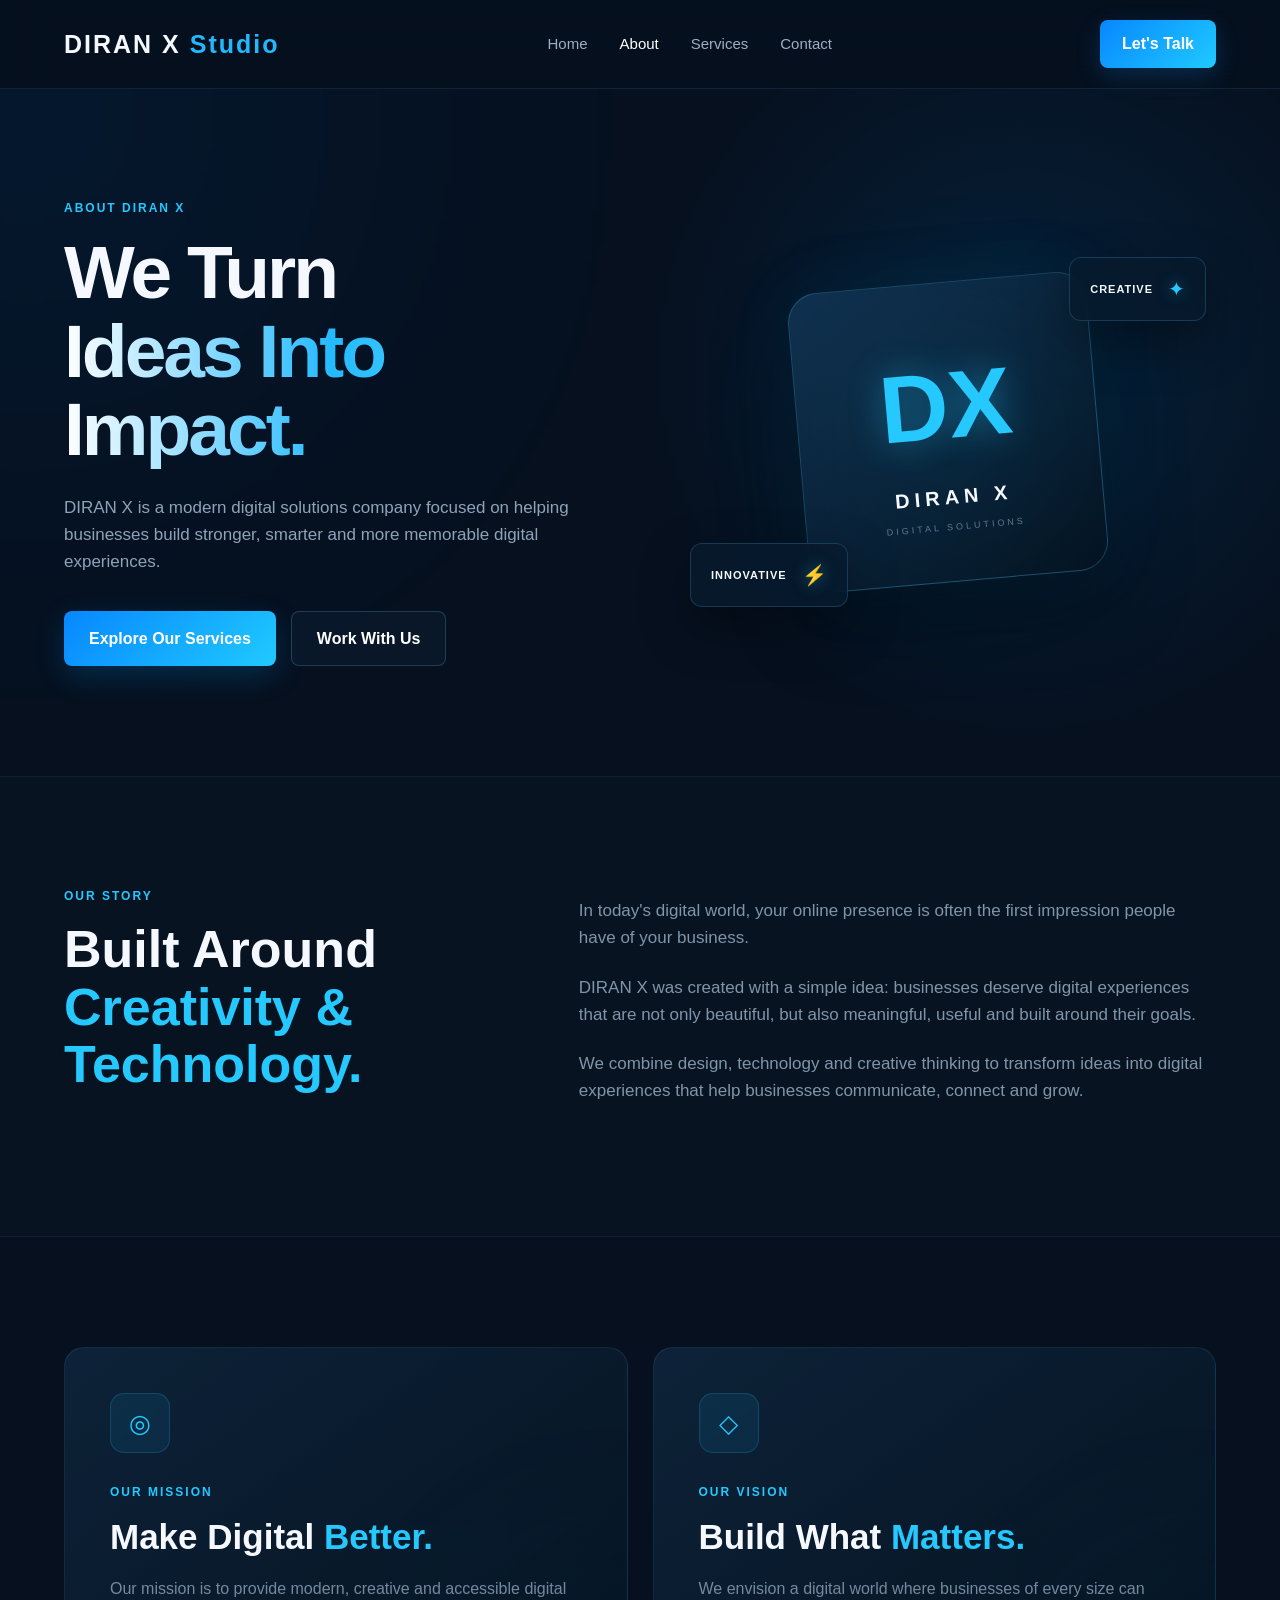
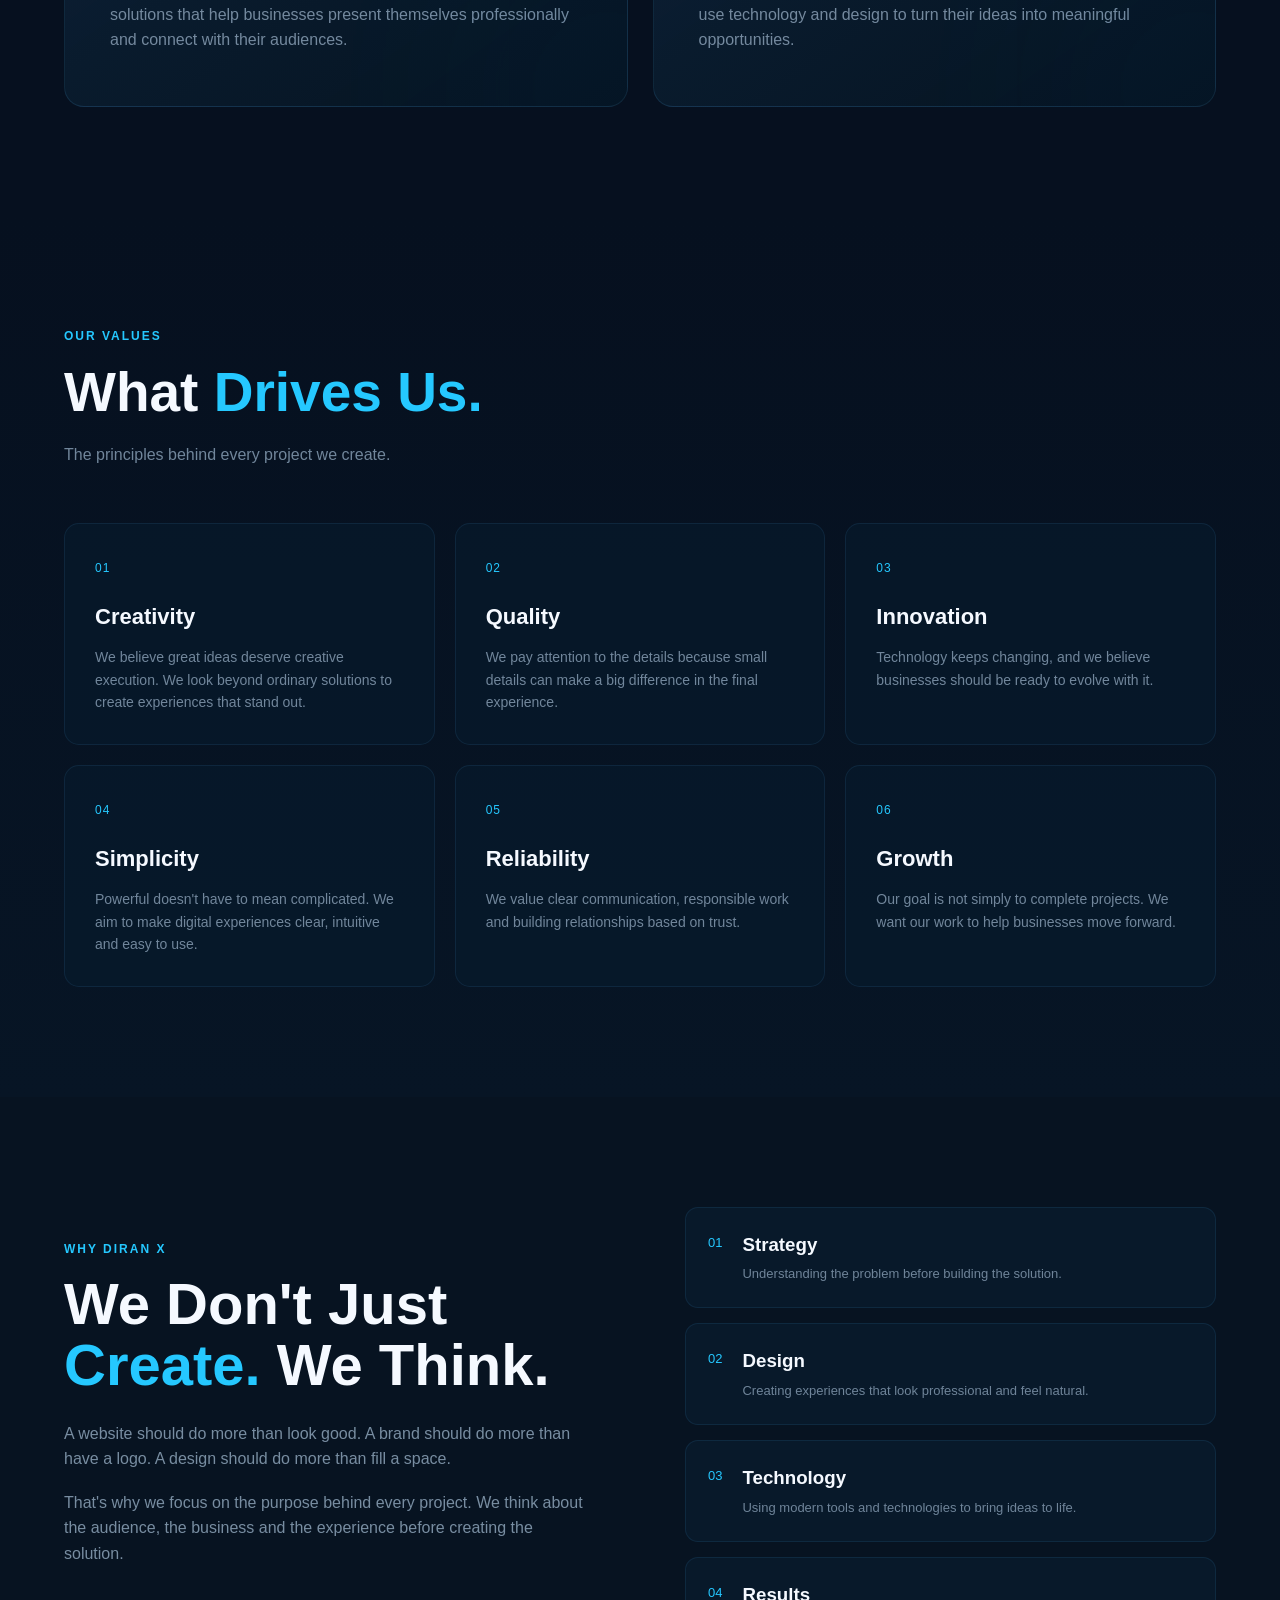
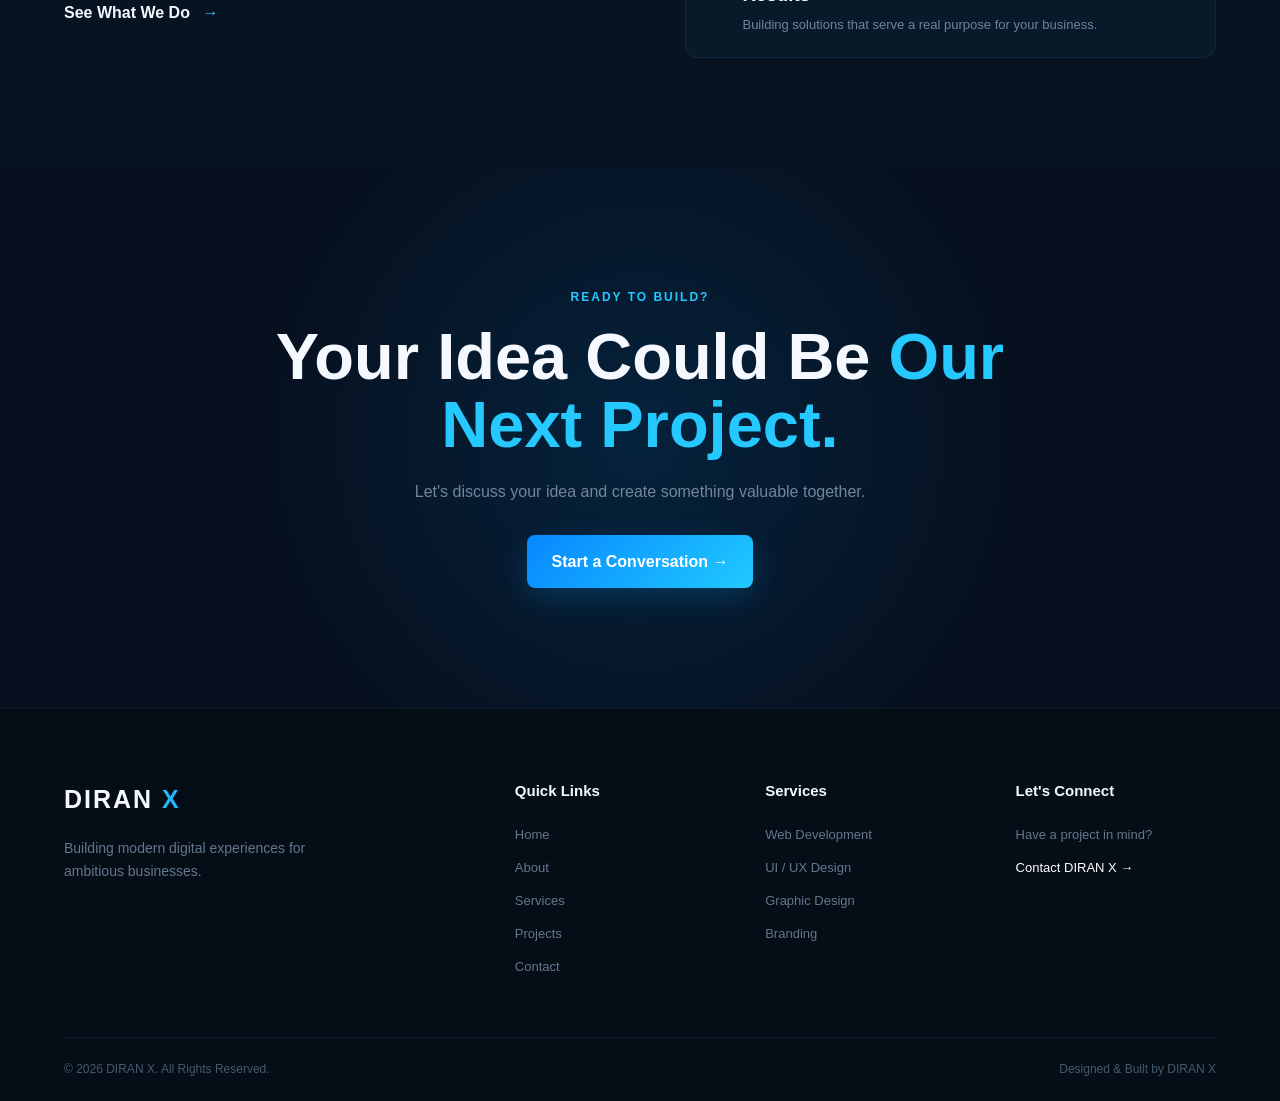
<file: about.html>
<!DOCTYPE html>
<html lang="en">

<head>

    <meta charset="UTF-8">

    <meta name="viewport" content="width=device-width, initial-scale=1.0">

    <meta name="description"
        content="Learn about DIRAN X, our mission, vision, values and approach to creating modern digital solutions.">

    <meta name="keywords"
        content="DIRAN X, about DIRAN X, digital agency, web development, design, branding">

    <meta name="author" content="DIRAN X">

    <title>About Us | DIRAN X</title>

    <link rel="stylesheet" href="about.css">

</head>


<body>


    <!-- =====================================================
         HEADER
    ====================================================== -->

    <header class="header">

        <div class="container header-container">


            <!-- LOGO -->

            <a href="index.html" class="logo">
                DIRAN X <span>Studio</span>
            </a>



            <!-- NAVIGATION -->

            <nav class="navbar">

                <a href="index.html">
                    Home
                </a>

                <a href="about.html" class="active">
                    About
                </a>

                <a href="services.html">
                    Services
                </a>

               

                <a href="contact.html">
                    Contact
                </a>

            </nav>



            <!-- HEADER BUTTON -->

            <a href="contact.html" class="header-btn">
                Let's Talk
            </a>


        </div>

    </header>



    <!-- =====================================================
         MAIN
    ====================================================== -->

    <main>


        <!-- =================================================
             ABOUT HERO
        ================================================== -->

        <section class="about-hero">

            <div class="container about-hero-container">


                <div class="about-hero-content">


                    <p class="section-label">
                        ABOUT DIRAN X
                    </p>


                    <h1>

                        We Turn
                        <span>
                            Ideas Into Impact.
                        </span>

                    </h1>


                    <p>

                        DIRAN X is a modern digital solutions company
                        focused on helping businesses build stronger,
                        smarter and more memorable digital experiences.

                    </p>


                    <div class="about-hero-buttons">

                        <a href="services.html" class="btn primary-btn">
                            Explore Our Services
                        </a>

                        <a href="contact.html" class="btn secondary-btn">
                            Work With Us
                        </a>

                    </div>


                </div>



                <!-- ABOUT VISUAL -->

                <div class="about-hero-visual">


                    <div class="about-logo-card">

                        <span>
                            DX
                        </span>

                        <p>
                            DIRAN X
                        </p>

                        <small>
                            DIGITAL SOLUTIONS
                        </small>

                    </div>


                    <div class="about-floating-card card-top">

                        <strong>
                            CREATIVE
                        </strong>

                        <span>
                            ✦
                        </span>

                    </div>


                    <div class="about-floating-card card-bottom">

                        <strong>
                            INNOVATIVE
                        </strong>

                        <span>
                            ⚡
                        </span>

                    </div>


                </div>


            </div>

        </section>



        <!-- =================================================
             INTRODUCTION
        ================================================== -->

        <section class="about-introduction">

            <div class="container introduction-container">


                <div class="introduction-heading">

                    <p class="section-label">
                        OUR STORY
                    </p>


                    <h2>

                        Built Around
                        <span>
                            Creativity & Technology.
                        </span>

                    </h2>

                </div>



                <div class="introduction-content">

                    <p>

                        In today's digital world, your online presence
                        is often the first impression people have of
                        your business.

                    </p>


                    <p>

                        DIRAN X was created with a simple idea:
                        businesses deserve digital experiences that
                        are not only beautiful, but also meaningful,
                        useful and built around their goals.

                    </p>


                    <p>

                        We combine design, technology and creative
                        thinking to transform ideas into digital
                        experiences that help businesses communicate,
                        connect and grow.

                    </p>

                </div>


            </div>

        </section>



        <!-- =================================================
             MISSION & VISION
        ================================================== -->

        <section class="mission-section">

            <div class="container mission-grid">


                <!-- MISSION -->

                <article class="mission-card">

                    <div class="mission-icon">
                        ◎
                    </div>


                    <p class="section-label">
                        OUR MISSION
                    </p>


                    <h2>
                        Make Digital
                        <span>
                            Better.
                        </span>
                    </h2>


                    <p>

                        Our mission is to provide modern, creative
                        and accessible digital solutions that help
                        businesses present themselves professionally
                        and connect with their audiences.

                    </p>

                </article>



                <!-- VISION -->

                <article class="mission-card">

                    <div class="mission-icon">
                        ◇
                    </div>


                    <p class="section-label">
                        OUR VISION
                    </p>


                    <h2>
                        Build What
                        <span>
                            Matters.
                        </span>
                    </h2>


                    <p>

                        We envision a digital world where businesses
                        of every size can use technology and design
                        to turn their ideas into meaningful
                        opportunities.

                    </p>

                </article>


            </div>

        </section>



        <!-- =================================================
             OUR VALUES
        ================================================== -->

        <section class="values-section">

            <div class="container">


                <div class="section-heading">

                    <p class="section-label">
                        OUR VALUES
                    </p>


                    <h2>

                        What
                        <span>
                            Drives Us.
                        </span>

                    </h2>


                    <p>

                        The principles behind every project we create.

                    </p>

                </div>



                <div class="values-grid">


                    <!-- VALUE 1 -->

                    <article class="value-card">

                        <span class="value-number">
                            01
                        </span>


                        <h3>
                            Creativity
                        </h3>


                        <p>

                            We believe great ideas deserve creative
                            execution. We look beyond ordinary
                            solutions to create experiences that
                            stand out.

                        </p>

                    </article>



                    <!-- VALUE 2 -->

                    <article class="value-card">

                        <span class="value-number">
                            02
                        </span>


                        <h3>
                            Quality
                        </h3>


                        <p>

                            We pay attention to the details because
                            small details can make a big difference
                            in the final experience.

                        </p>

                    </article>



                    <!-- VALUE 3 -->

                    <article class="value-card">

                        <span class="value-number">
                            03
                        </span>


                        <h3>
                            Innovation
                        </h3>


                        <p>

                            Technology keeps changing, and we believe
                            businesses should be ready to evolve with it.

                        </p>

                    </article>



                    <!-- VALUE 4 -->

                    <article class="value-card">

                        <span class="value-number">
                            04
                        </span>


                        <h3>
                            Simplicity
                        </h3>


                        <p>

                            Powerful doesn't have to mean complicated.
                            We aim to make digital experiences clear,
                            intuitive and easy to use.

                        </p>

                    </article>



                    <!-- VALUE 5 -->

                    <article class="value-card">

                        <span class="value-number">
                            05
                        </span>


                        <h3>
                            Reliability
                        </h3>


                        <p>

                            We value clear communication, responsible
                            work and building relationships based
                            on trust.

                        </p>

                    </article>



                    <!-- VALUE 6 -->

                    <article class="value-card">

                        <span class="value-number">
                            06
                        </span>


                        <h3>
                            Growth
                        </h3>


                        <p>

                            Our goal is not simply to complete projects.
                            We want our work to help businesses move
                            forward.

                        </p>

                    </article>


                </div>


            </div>

        </section>



        <!-- =================================================
             WHAT MAKES US DIFFERENT
        ================================================== -->

        <section class="difference-section">

            <div class="container difference-container">


                <div class="difference-content">

                    <p class="section-label">
                        WHY DIRAN X
                    </p>


                    <h2>

                        We Don't Just
                        <span>
                            Create.
                        </span>

                        We Think.

                    </h2>


                    <p>

                        A website should do more than look good.
                        A brand should do more than have a logo.
                        A design should do more than fill a space.

                    </p>


                    <p>

                        That's why we focus on the purpose behind
                        every project. We think about the audience,
                        the business and the experience before
                        creating the solution.

                    </p>


                    <a href="services.html" class="text-link">

                        See What We Do
                        <span>
                            →
                        </span>

                    </a>

                </div>



                <div class="difference-points">


                    <div class="difference-point">

                        <span>
                            01
                        </span>

                        <div>

                            <h3>
                                Strategy
                            </h3>

                            <p>
                                Understanding the problem before
                                building the solution.
                            </p>

                        </div>

                    </div>



                    <div class="difference-point">

                        <span>
                            02
                        </span>

                        <div>

                            <h3>
                                Design
                            </h3>

                            <p>
                                Creating experiences that look
                                professional and feel natural.
                            </p>

                        </div>

                    </div>



                    <div class="difference-point">

                        <span>
                            03
                        </span>

                        <div>

                            <h3>
                                Technology
                            </h3>

                            <p>
                                Using modern tools and technologies
                                to bring ideas to life.
                            </p>

                        </div>

                    </div>



                    <div class="difference-point">

                        <span>
                            04
                        </span>

                        <div>

                            <h3>
                                Results
                            </h3>

                            <p>
                                Building solutions that serve a
                                real purpose for your business.
                            </p>

                        </div>

                    </div>


                </div>


            </div>

        </section>



        <!-- =================================================
             CALL TO ACTION
        ================================================== -->

        <section class="about-cta">

            <div class="container about-cta-container">


                <p class="section-label">
                    READY TO BUILD?
                </p>


                <h2>

                    Your Idea Could Be
                    <span>
                        Our Next Project.
                    </span>

                </h2>


                <p>

                    Let's discuss your idea and create something
                    valuable together.

                </p>


                <a href="contact.html" class="btn primary-btn">

                    Start a Conversation →

                </a>


            </div>

        </section>


    </main>



    <!-- =====================================================
         FOOTER
    ====================================================== -->

    <footer class="footer">

        <div class="container footer-container">


            <div class="footer-brand">

                <a href="index.html" class="logo">
                    DIRAN <span>X</span>
                </a>


                <p>

                    Building modern digital experiences
                    for ambitious businesses.

                </p>

            </div>



            <div class="footer-links">

                <h3>
                    Quick Links
                </h3>

                <a href="index.html">
                    Home
                </a>

                <a href="about.html">
                    About
                </a>

                <a href="services.html">
                    Services
                </a>

                <a href="projects.html">
                    Projects
                </a>

                <a href="contact.html">
                    Contact
                </a>

            </div>



            <div class="footer-links">

                <h3>
                    Services
                </h3>

                <a href="services.html">
                    Web Development
                </a>

                <a href="services.html">
                    UI / UX Design
                </a>

                <a href="services.html">
                    Graphic Design
                </a>

                <a href="services.html">
                    Branding
                </a>

            </div>



            <div class="footer-contact">

                <h3>
                    Let's Connect
                </h3>

                <p>
                    Have a project in mind?
                </p>

                <a href="contact.html">
                    Contact DIRAN X →
                </a>

            </div>


        </div>



        <div class="footer-bottom">

            <p>
                © 2026 DIRAN X. All Rights Reserved.
            </p>


            <p>
                Designed & Built by DIRAN X
            </p>

        </div>

    </footer>


    <!-- JAVASCRIPT WILL BE ADDED LATER -->

    <script src="script.js"></script>

</body>

</html>
</file>
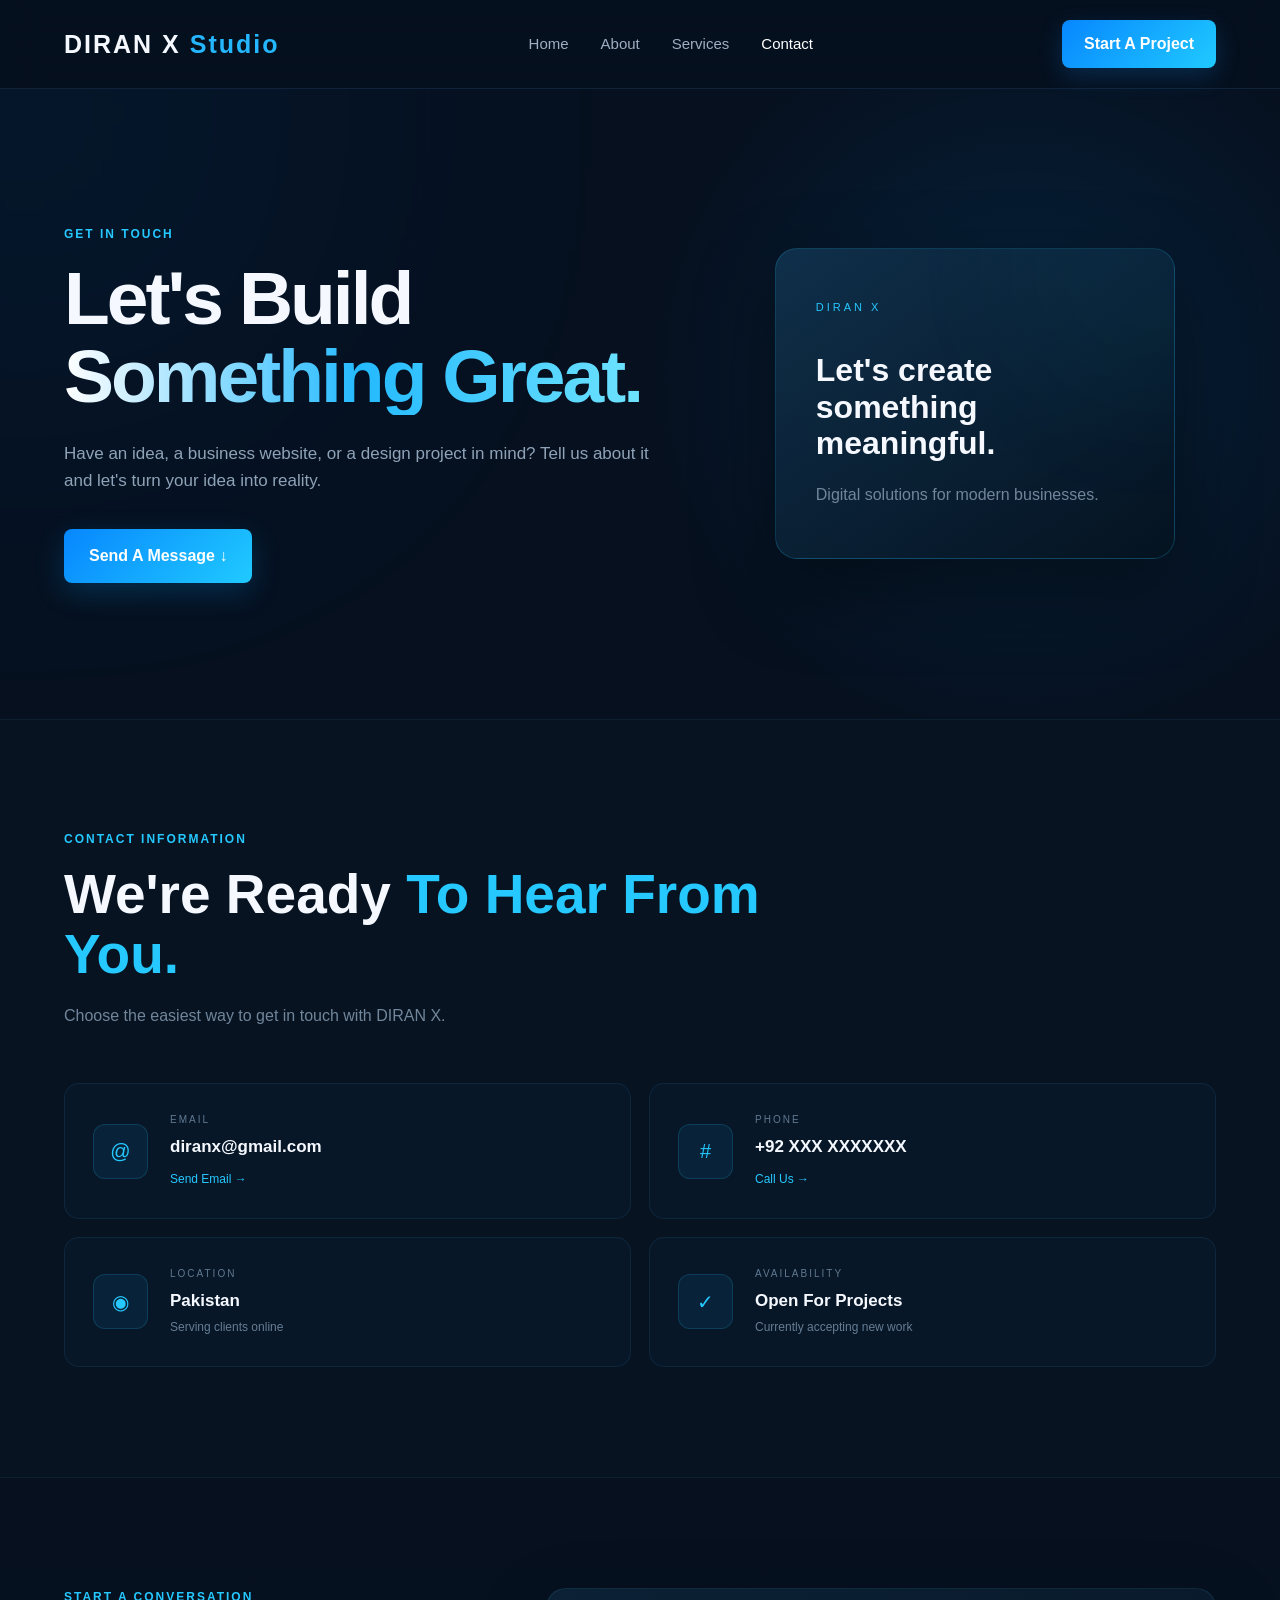
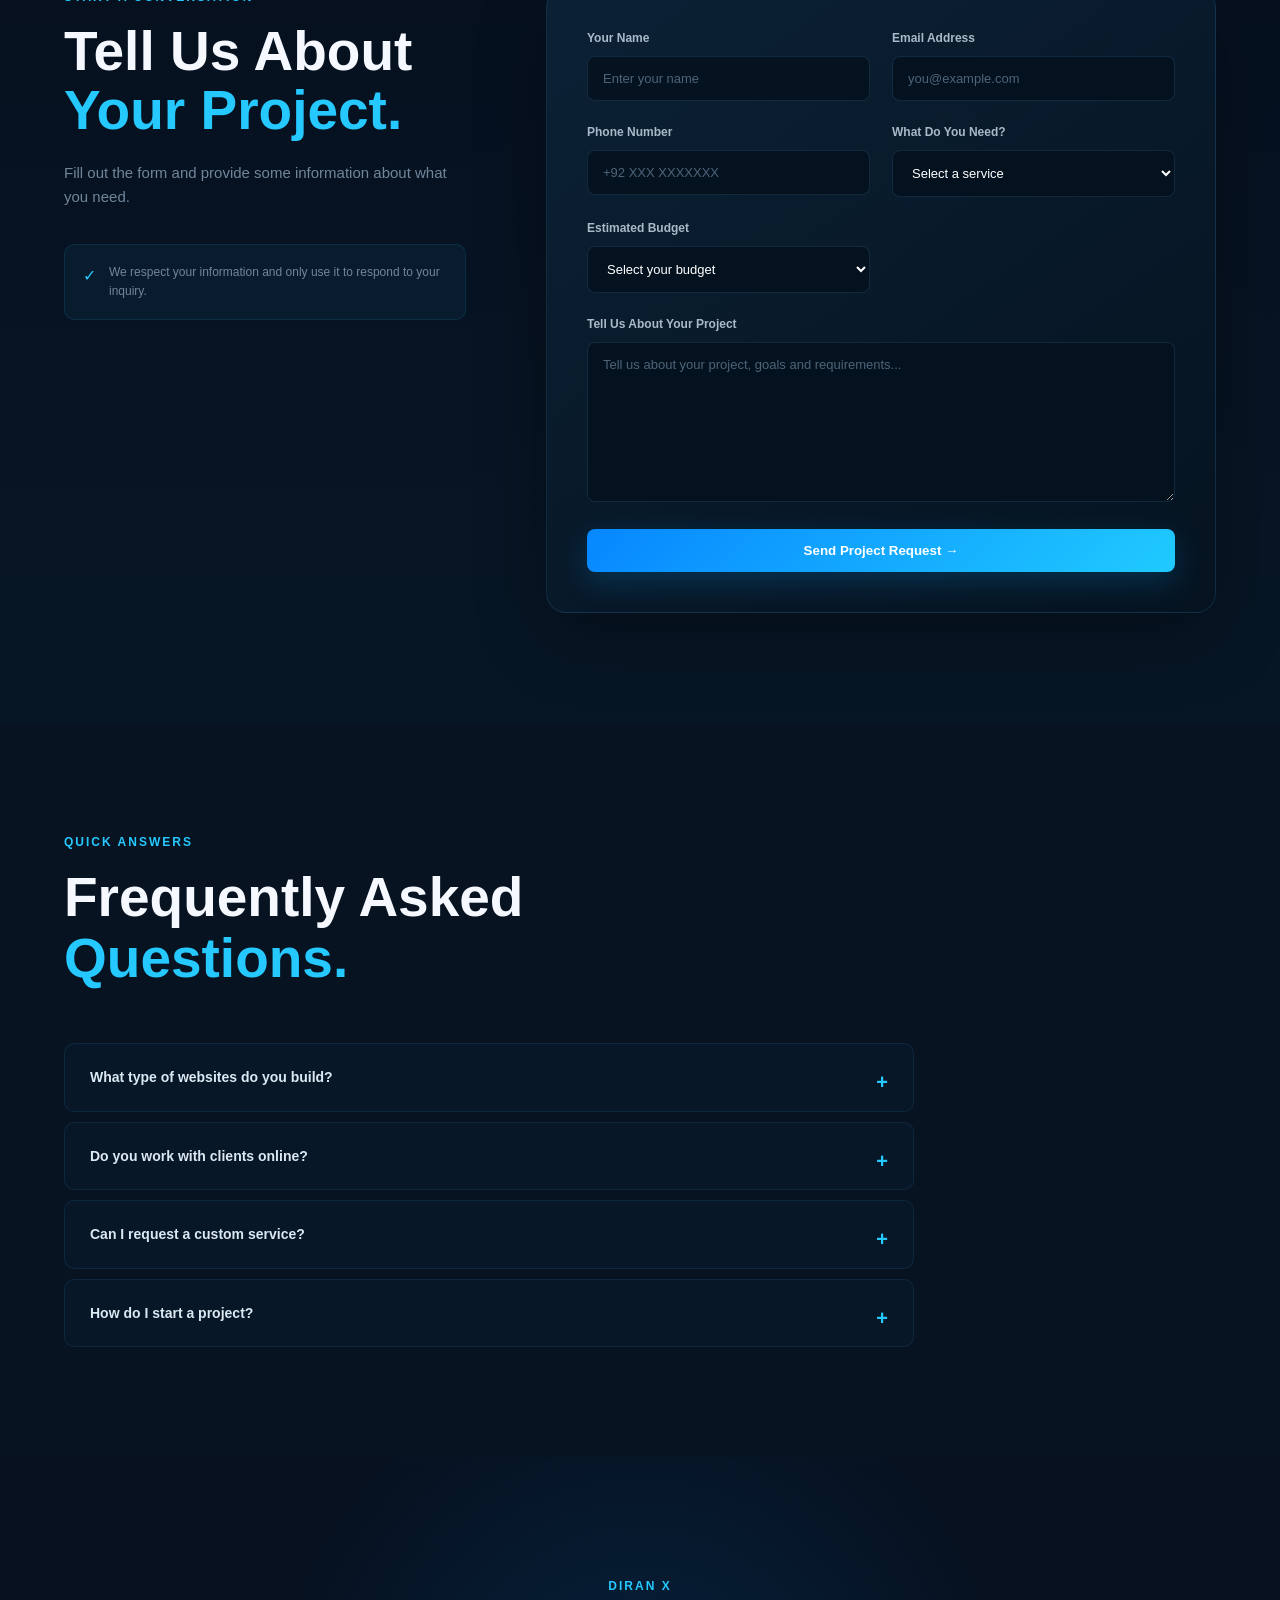
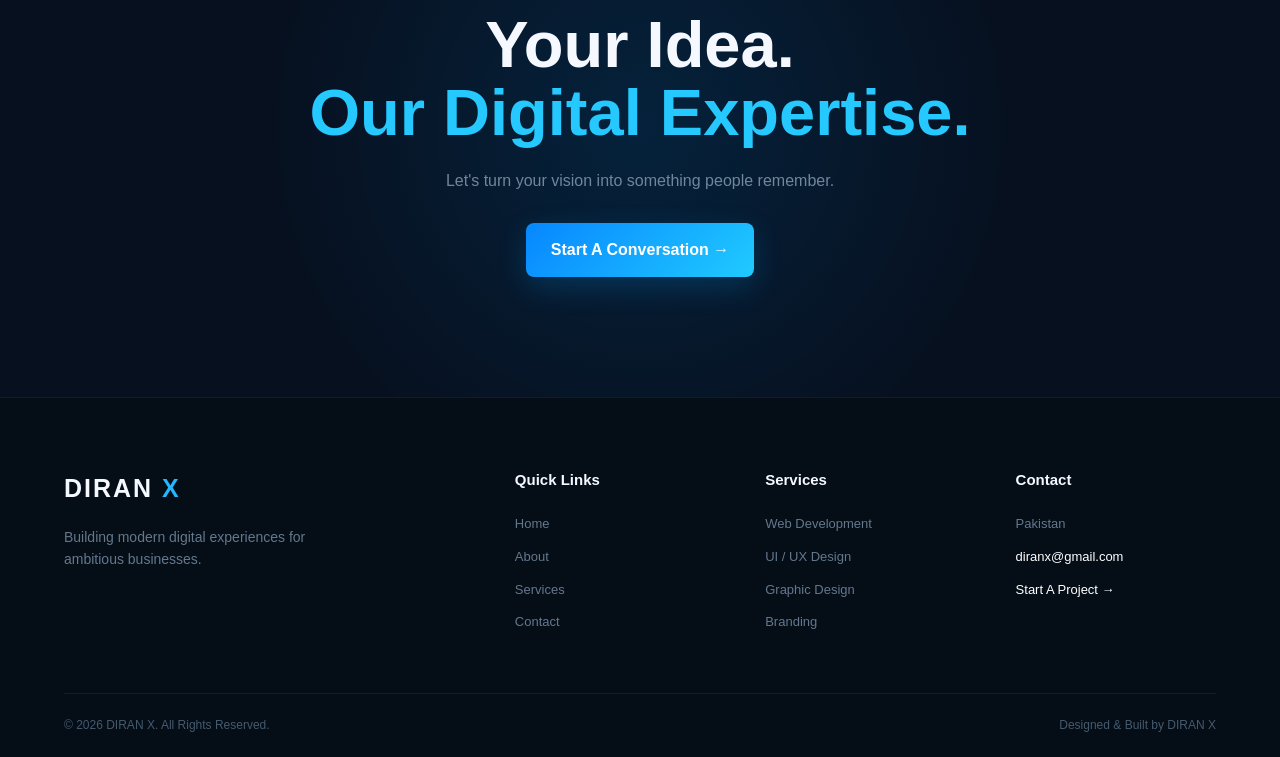
<file: contact.html>
<!DOCTYPE html>
<html lang="en">

<head>

    <meta charset="UTF-8">

    <meta name="viewport" content="width=device-width, initial-scale=1.0">

    <meta name="description"
        content="Contact DIRAN X for professional web development, UI/UX design, branding and digital solutions.">

    <meta name="keywords"
        content="DIRAN X contact, web development, UI UX design, digital agency">

    <meta name="author" content="DIRAN X">

    <title>Contact | DIRAN X</title>

    <link rel="stylesheet" href="contact.css">

</head>


<body>


    <!-- =====================================================
         HEADER
    ====================================================== -->

    <header class="header">

        <div class="container header-container">


           <a href="index.html" class="logo">
                DIRAN X <span>Studio</span>
            </a>

            <!-- NAVIGATION -->

            <nav class="navbar">

                <a href="index.html">
                    Home
                </a>

                <a href="about.html">
                    About
                </a>

                <a href="services.html">
                    Services
                </a>

                <a href="contact.html" class="active">
                    Contact
                </a>

            </nav>


            <!-- HEADER BUTTON -->

            <a href="#contact-form" class="header-btn">
                Start A Project
            </a>


        </div>

    </header>



    <!-- =====================================================
         MAIN
    ====================================================== -->

    <main>


        <!-- =================================================
             CONTACT HERO
        ================================================== -->

        <section class="contact-hero">

            <div class="container contact-hero-container">


                <div class="contact-hero-content">

                    <p class="section-label">
                        GET IN TOUCH
                    </p>


                    <h1>

                        Let's Build
                        <span>
                            Something Great.
                        </span>

                    </h1>


                    <p>

                        Have an idea, a business website,
                        or a design project in mind?
                        Tell us about it and let's turn
                        your idea into reality.

                    </p>


                    <a href="#contact-form" class="btn primary-btn">
                        Send A Message ↓
                    </a>

                </div>


                <!-- HERO SIDE -->

                <div class="contact-hero-side">

                    <div class="contact-hero-card">

                        <span class="hero-card-label">
                            DIRAN X
                        </span>

                        <strong>
                            Let's create
                            something meaningful.
                        </strong>

                        <p>
                            Digital solutions for
                            modern businesses.
                        </p>

                    </div>

                </div>


            </div>

        </section>



        <!-- =================================================
             CONTACT INFORMATION
        ================================================== -->

        <section class="contact-information">

            <div class="container">


                <div class="section-heading">

                    <p class="section-label">
                        CONTACT INFORMATION
                    </p>


                    <h2>

                        We're Ready
                        <span>
                            To Hear From You.
                        </span>

                    </h2>


                    <p>

                        Choose the easiest way to
                        get in touch with DIRAN X.

                    </p>

                </div>



                <div class="contact-info-grid">


                    <!-- EMAIL -->

                    <div class="contact-info-card">

                        <div class="contact-icon">
                            @
                        </div>


                        <div>

                            <span>
                                EMAIL
                            </span>

                            <h3>
                                diranx@gmail.com
                            </h3>

                            <a href="mailto:diranx@gmail.com">
                                Send Email →
                            </a>

                        </div>

                    </div>



                    <!-- PHONE -->

                    <div class="contact-info-card">

                        <div class="contact-icon">
                            #
                        </div>


                        <div>

                            <span>
                                PHONE
                            </span>

                            <h3>
                                +92 XXX XXXXXXX
                            </h3>

                            <a href="tel:+92XXXXXXXXXX">
                                Call Us →
                            </a>

                        </div>

                    </div>



                    <!-- LOCATION -->

                    <div class="contact-info-card">

                        <div class="contact-icon">
                            ◉
                        </div>


                        <div>

                            <span>
                                LOCATION
                            </span>

                            <h3>
                                Pakistan
                            </h3>

                            <p>
                                Serving clients online
                            </p>

                        </div>

                    </div>



                    <!-- AVAILABILITY -->

                    <div class="contact-info-card">

                        <div class="contact-icon">
                            ✓
                        </div>


                        <div>

                            <span>
                                AVAILABILITY
                            </span>

                            <h3>
                                Open For Projects
                            </h3>

                            <p>
                                Currently accepting new work
                            </p>

                        </div>

                    </div>


                </div>

            </div>

        </section>



        <!-- =================================================
             CONTACT FORM
        ================================================== -->

        <section class="contact-form-section" id="contact-form">

            <div class="container contact-form-container">


                <!-- FORM INTRO -->

                <div class="form-intro">

                    <p class="section-label">
                        START A CONVERSATION
                    </p>


                    <h2>

                        Tell Us About
                        <span>
                            Your Project.
                        </span>

                    </h2>


                    <p>

                        Fill out the form and provide
                        some information about what
                        you need.

                    </p>


                    <div class="form-note">

                        <span>
                            ✓
                        </span>

                        <p>
                            We respect your information
                            and only use it to respond
                            to your inquiry.
                        </p>

                    </div>

                </div>



                <!-- FORM -->

                <form class="contact-form">


                    <!-- NAME -->

                    <div class="form-group">

                        <label for="name">
                            Your Name
                        </label>

                        <input
                            type="text"
                            id="name"
                            name="name"
                            placeholder="Enter your name"
                            required
                        >

                    </div>



                    <!-- EMAIL -->

                    <div class="form-group">

                        <label for="email">
                            Email Address
                        </label>

                        <input
                            type="email"
                            id="email"
                            name="email"
                            placeholder="you@example.com"
                            required
                        >

                    </div>



                    <!-- PHONE -->

                    <div class="form-group">

                        <label for="phone">
                            Phone Number
                        </label>

                        <input
                            type="tel"
                            id="phone"
                            name="phone"
                            placeholder="+92 XXX XXXXXXX"
                        >

                    </div>



                    <!-- SERVICE -->

                    <div class="form-group">

                        <label for="service">
                            What Do You Need?
                        </label>

                        <select
                            id="service"
                            name="service"
                            required
                        >

                            <option value="">
                                Select a service
                            </option>

                            <option value="web-development">
                                Web Development
                            </option>

                            <option value="ui-ux">
                                UI / UX Design
                            </option>

                            <option value="graphic-design">
                                Graphic Design
                            </option>

                            <option value="branding">
                                Branding
                            </option>

                            <option value="website-redesign">
                                Website Redesign
                            </option>

                            <option value="custom">
                                Custom Solution
                            </option>

                        </select>

                    </div>



                    <!-- BUDGET -->

                    <div class="form-group">

                        <label for="budget">
                            Estimated Budget
                        </label>

                        <select
                            id="budget"
                            name="budget"
                        >

                            <option value="">
                                Select your budget
                            </option>

                            <option value="under-10k">
                                Under PKR 10,000
                            </option>

                            <option value="10k-25k">
                                PKR 10,000 – 25,000
                            </option>

                            <option value="25k-50k">
                                PKR 25,000 – 50,000
                            </option>

                            <option value="50k-100k">
                                PKR 50,000 – 100,000
                            </option>

                            <option value="100k-plus">
                                PKR 100,000+
                            </option>

                            <option value="not-sure">
                                I'm Not Sure
                            </option>

                        </select>

                    </div>



                    <!-- MESSAGE -->

                    <div class="form-group full-width">

                        <label for="message">
                            Tell Us About Your Project
                        </label>

                        <textarea
                            id="message"
                            name="message"
                            rows="7"
                            placeholder="Tell us about your project, goals and requirements..."
                            required
                        ></textarea>

                    </div>



                    <!-- SUBMIT -->

                    <div class="form-submit">

                        <button
                            type="submit"
                            class="btn primary-btn"
                        >
                            Send Project Request →
                        </button>

                    </div>


                </form>


            </div>

        </section>



        <!-- =================================================
             FAQ
        ================================================== -->

        <section class="faq-section">

            <div class="container">


                <div class="section-heading">

                    <p class="section-label">
                        QUICK ANSWERS
                    </p>


                    <h2>

                        Frequently Asked
                        <span>
                            Questions.
                        </span>

                    </h2>

                </div>



                <div class="faq-list">


                    <details class="faq-item">

                        <summary>
                            What type of websites do you build?
                        </summary>

                        <p>

                            We create business websites,
                            landing pages, portfolios,
                            e-commerce websites and
                            custom digital experiences.

                        </p>

                    </details>



                    <details class="faq-item">

                        <summary>
                            Do you work with clients online?
                        </summary>

                        <p>

                            Yes. DIRAN X can work with clients
                            remotely and communicate through
                            digital channels.

                        </p>

                    </details>



                    <details class="faq-item">

                        <summary>
                            Can I request a custom service?
                        </summary>

                        <p>

                            Absolutely. If your project doesn't
                            fit one of our listed services,
                            contact us and tell us what you need.

                        </p>

                    </details>



                    <details class="faq-item">

                        <summary>
                            How do I start a project?
                        </summary>

                        <p>

                            Simply fill out the project form
                            above with your requirements.
                            We'll use the information to
                            understand your project.

                        </p>

                    </details>


                </div>


            </div>

        </section>



        <!-- =================================================
             FINAL CTA
        ================================================== -->

        <section class="contact-cta">

            <div class="container contact-cta-container">

                <p class="section-label">
                    DIRAN X
                </p>


                <h2>

                    Your Idea.
                    <span>
                        Our Digital Expertise.
                    </span>

                </h2>


                <p>

                    Let's turn your vision into
                    something people remember.

                </p>


                <a href="#contact-form" class="btn primary-btn">
                    Start A Conversation →
                </a>

            </div>

        </section>


    </main>



    <!-- =====================================================
         FOOTER
    ====================================================== -->

    <footer class="footer">

        <div class="container footer-container">


            <!-- BRAND -->

            <div class="footer-brand">

                <a href="index.html" class="logo">
                    DIRAN <span>X</span>
                </a>


                <p>

                    Building modern digital experiences
                    for ambitious businesses.

                </p>

            </div>



            <!-- QUICK LINKS -->

            <div class="footer-links">

                <h3>
                    Quick Links
                </h3>

                <a href="index.html">
                    Home
                </a>

                <a href="about.html">
                    About
                </a>

                <a href="services.html">
                    Services
                </a>

                <a href="contact.html">
                    Contact
                </a>

            </div>



            <!-- SERVICES -->

            <div class="footer-links">

                <h3>
                    Services
                </h3>

                <a href="services.html">
                    Web Development
                </a>

                <a href="services.html">
                    UI / UX Design
                </a>

                <a href="services.html">
                    Graphic Design
                </a>

                <a href="services.html">
                    Branding
                </a>

            </div>



            <!-- CONTACT -->

            <div class="footer-contact">

                <h3>
                    Contact
                </h3>

                <p>
                    Pakistan
                </p>

                <a href="mailto:diranx@gmail.com">
                    diranx@gmail.com
                </a>

                <a href="contact.html">
                    Start A Project →
                </a>

            </div>


        </div>



        <!-- COPYRIGHT -->

        <div class="footer-bottom">

            <p>
                © 2026 DIRAN X. All Rights Reserved.
            </p>


            <p>
                Designed & Built by DIRAN X
            </p>

        </div>

    </footer>



    <!-- JAVASCRIPT -->

    <script src="script.js"></script>


</body>

</html>
</file>
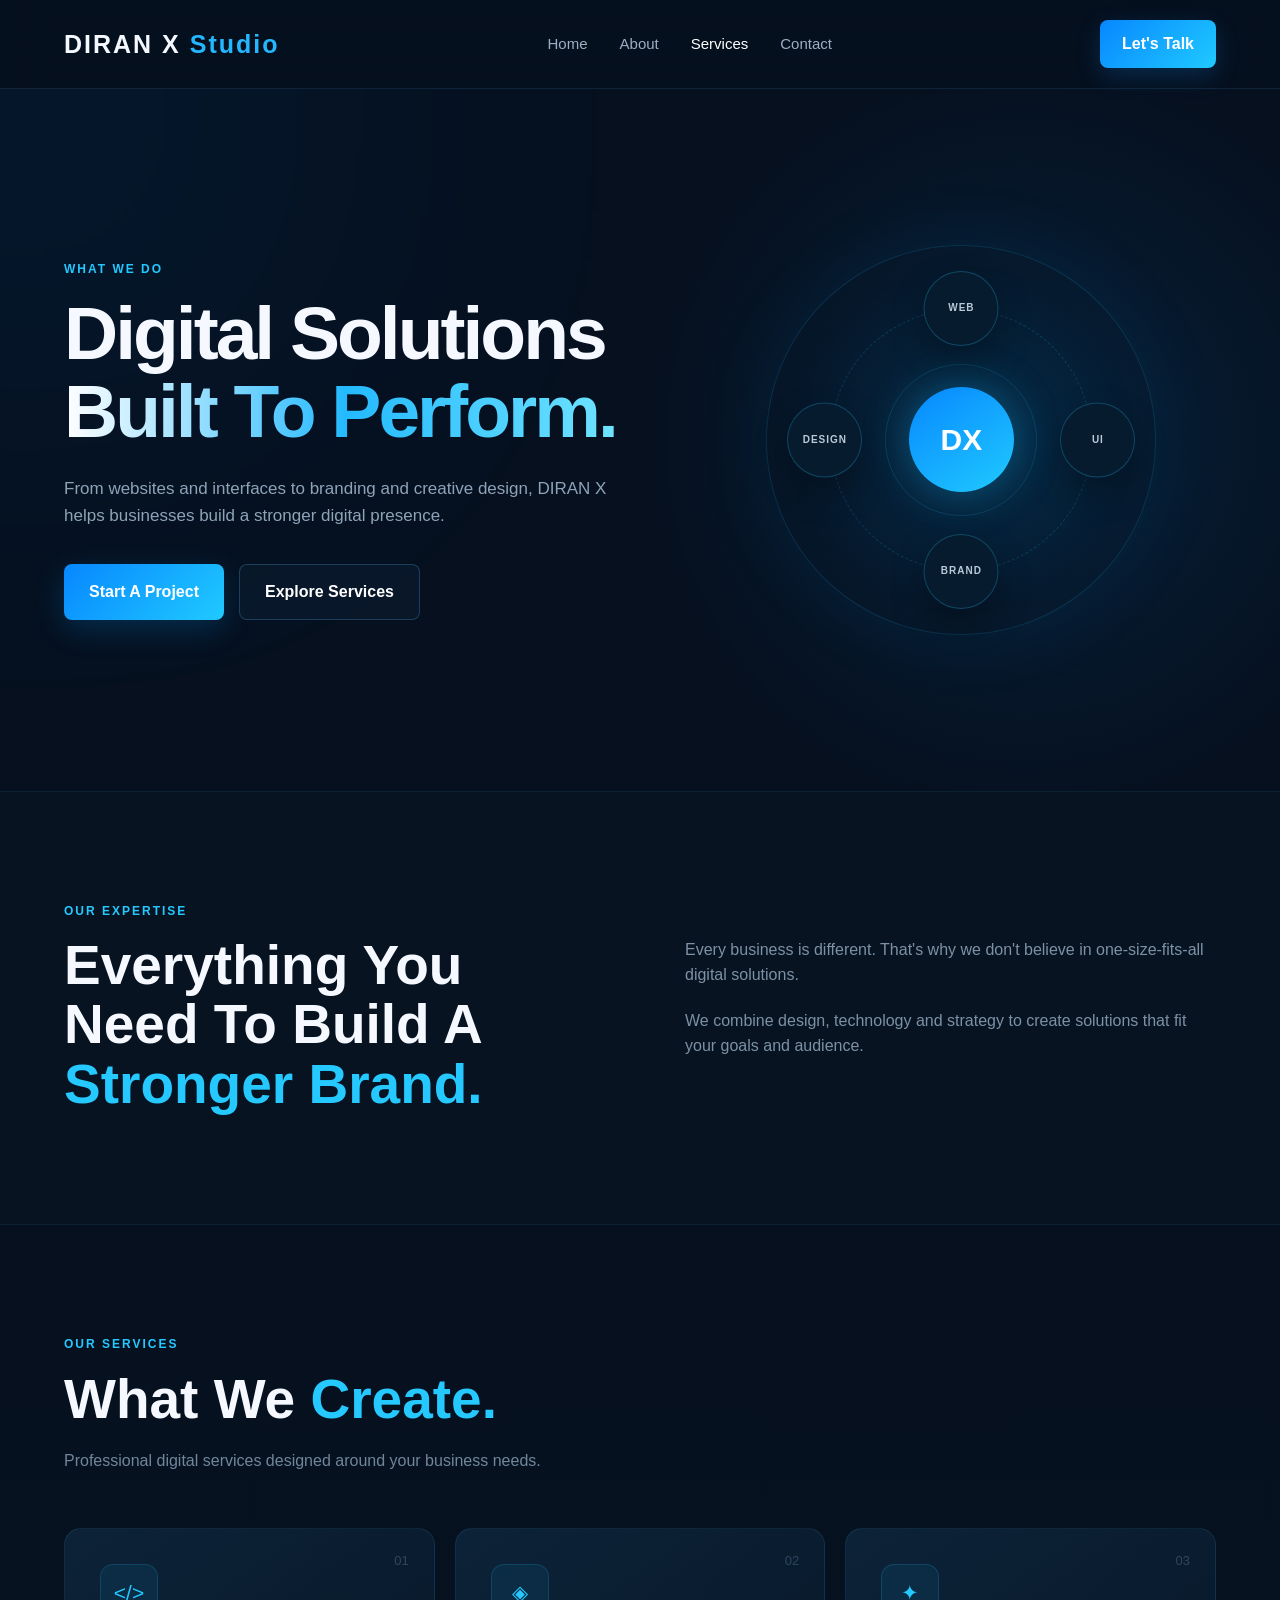
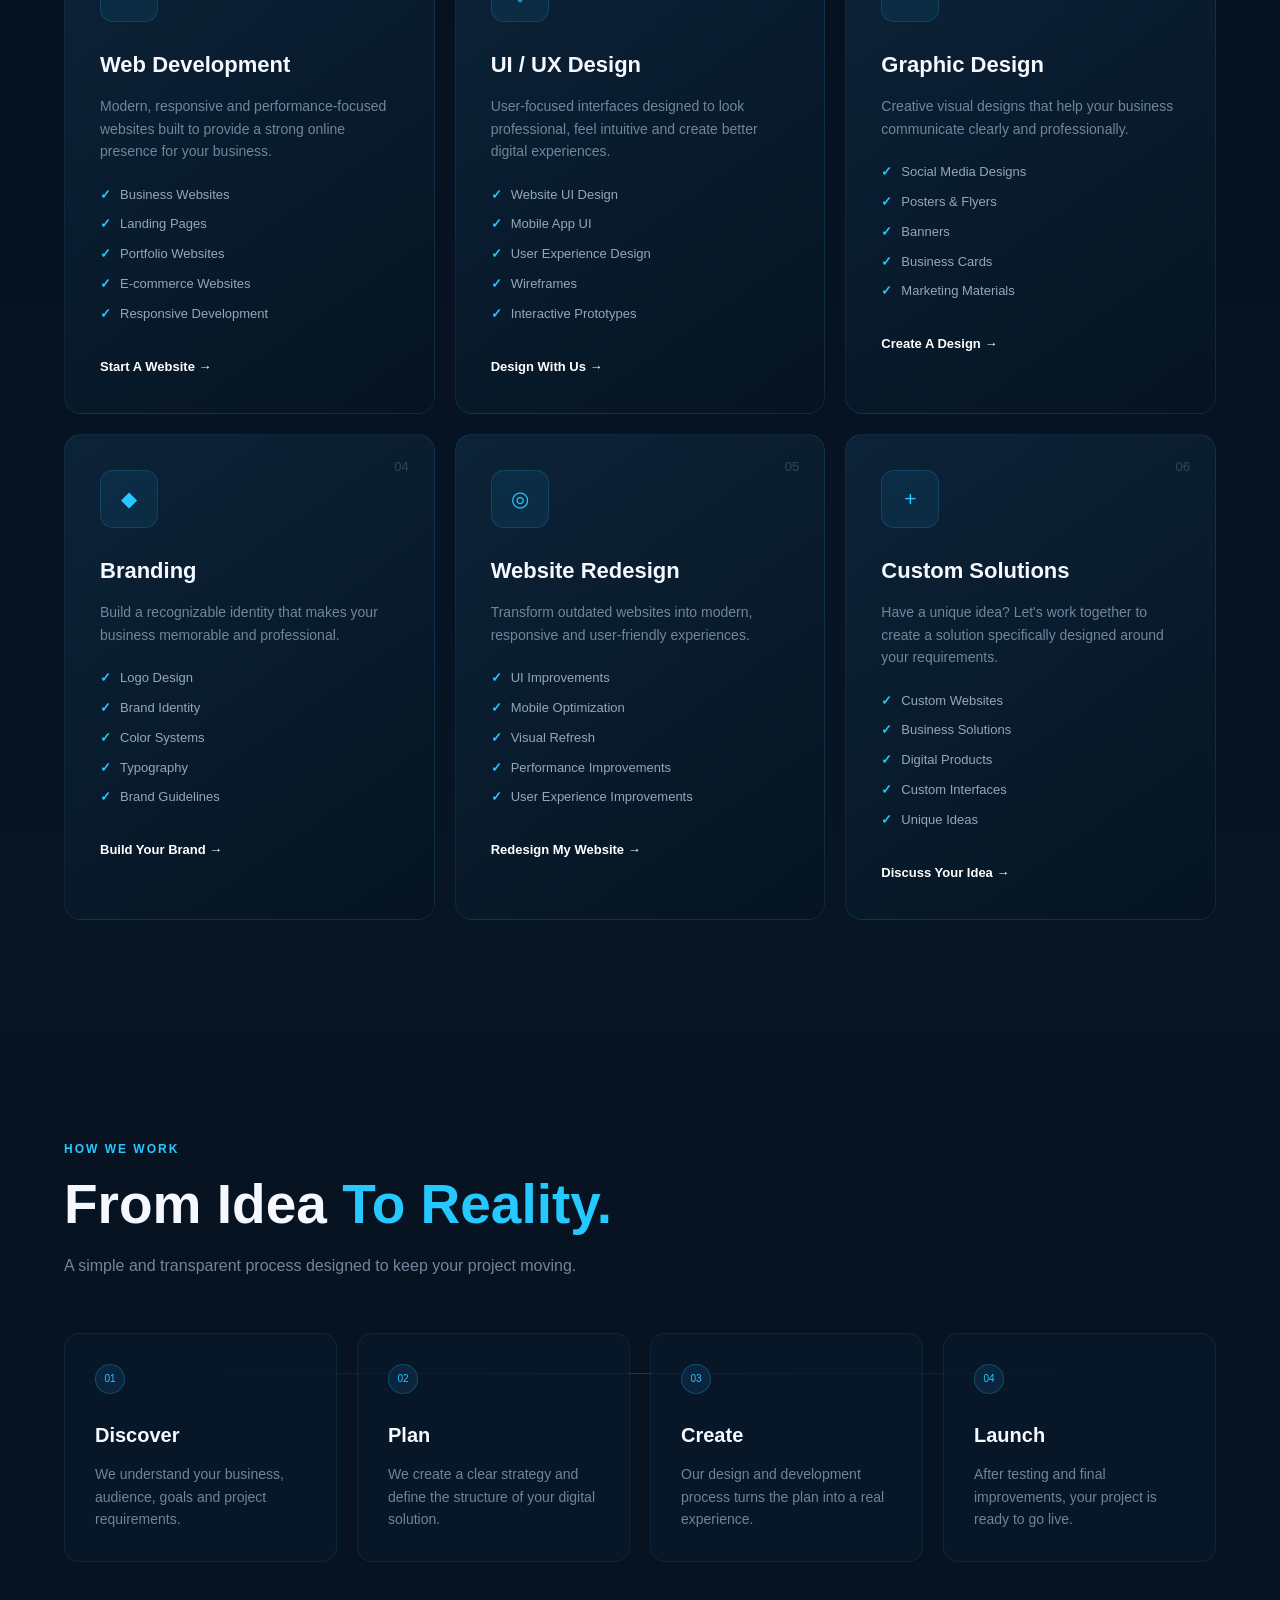
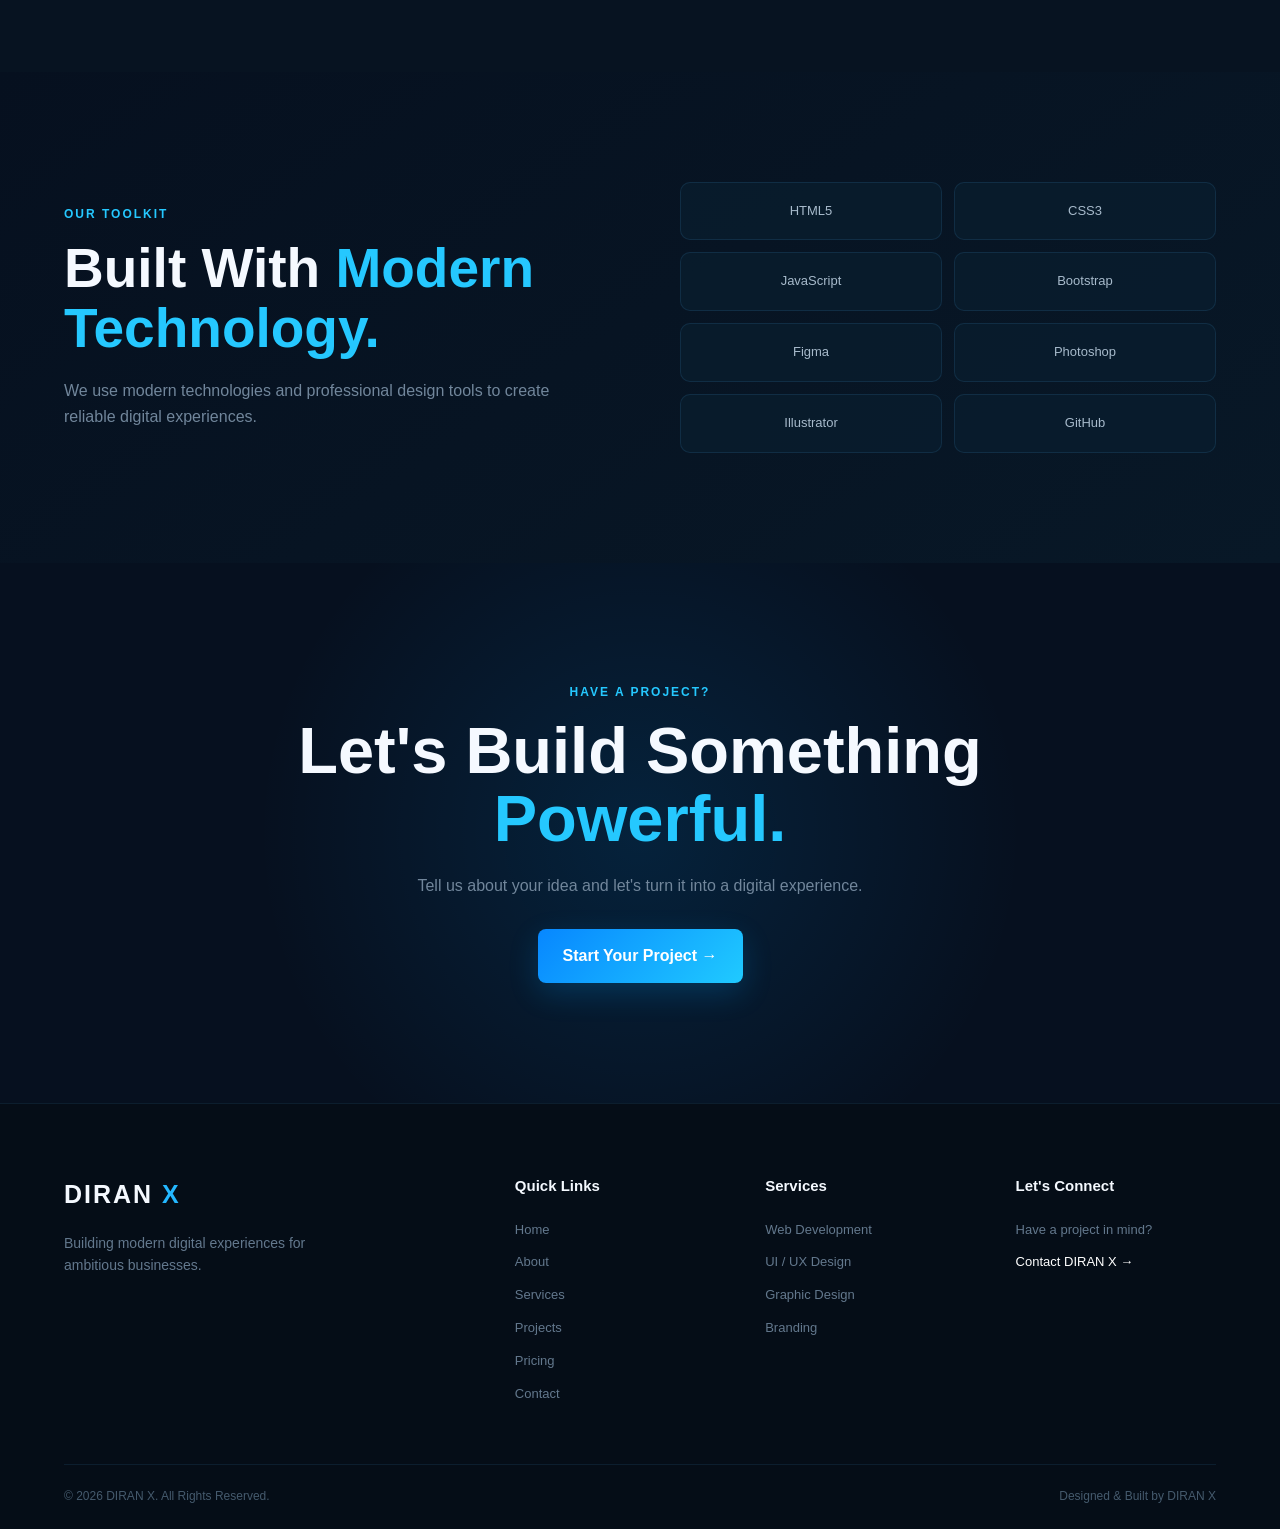
<file: services.html>
<!DOCTYPE html>
<html lang="en">

<head>

    <meta charset="UTF-8">

    <meta name="viewport" content="width=device-width, initial-scale=1.0">

    <meta name="description"
        content="Explore DIRAN X digital services including web development, UI/UX design, branding, graphic design and digital solutions.">

    <meta name="keywords"
        content="DIRAN X services, web development, UI UX design, graphic design, branding, digital agency">

    <meta name="author" content="DIRAN X">

    <title>Services | DIRAN X</title>

    <link rel="stylesheet" href="services.css">

</head>


<body>


    <!-- =====================================================
         HEADER
    ====================================================== -->

    <header class="header">

        <div class="container header-container">


            <!-- LOGO -->
<a href="index.html" class="logo">
                DIRAN X <span>Studio</span>
            </a>


            <!-- NAVIGATION -->

            <nav class="navbar">

                <a href="index.html">
                    Home
                </a>

                <a href="about.html">
                    About
                </a>

                <a href="services.html" class="active">
                    Services
                </a>

               

                <a href="contact.html">
                    Contact
                </a>

            </nav>


            <!-- HEADER BUTTON -->

            <a href="contact.html" class="header-btn">
                Let's Talk
            </a>


        </div>

    </header>



    <!-- =====================================================
         MAIN
    ====================================================== -->

    <main>


        <!-- =================================================
             SERVICES HERO
        ================================================== -->

        <section class="services-hero">

            <div class="container services-hero-container">


                <div class="services-hero-content">

                    <p class="section-label">
                        WHAT WE DO
                    </p>


                    <h1>

                        Digital Solutions
                        <span>
                            Built To Perform.
                        </span>

                    </h1>


                    <p>

                        From websites and interfaces to branding
                        and creative design, DIRAN X helps businesses
                        build a stronger digital presence.

                    </p>


                    <div class="services-hero-buttons">

                        <a href="contact.html" class="btn primary-btn">
                            Start A Project
                        </a>

                        <a href="#services" class="btn secondary-btn">
                            Explore Services
                        </a>

                    </div>

                </div>



                <!-- HERO VISUAL -->

                <div class="services-hero-visual">


                    <div class="services-orbit">

                        <div class="orbit-center">
                            DX
                        </div>

                        <div class="orbit-item orbit-one">
                            WEB
                        </div>

                        <div class="orbit-item orbit-two">
                            UI
                        </div>

                        <div class="orbit-item orbit-three">
                            BRAND
                        </div>

                        <div class="orbit-item orbit-four">
                            DESIGN
                        </div>

                    </div>


                </div>


            </div>

        </section>



        <!-- =================================================
             SERVICES INTRO
        ================================================== -->

        <section class="services-introduction">

            <div class="container services-intro-container">


                <div>

                    <p class="section-label">
                        OUR EXPERTISE
                    </p>


                    <h2>

                        Everything You Need
                        To Build A
                        <span>
                            Stronger Brand.
                        </span>

                    </h2>

                </div>


                <div>

                    <p>

                        Every business is different.
                        That's why we don't believe in
                        one-size-fits-all digital solutions.

                    </p>


                    <p>

                        We combine design, technology and
                        strategy to create solutions that
                        fit your goals and audience.

                    </p>

                </div>


            </div>

        </section>



        <!-- =================================================
             MAIN SERVICES
        ================================================== -->

        <section class="services-section" id="services">

            <div class="container">


                <div class="section-heading">

                    <p class="section-label">
                        OUR SERVICES
                    </p>


                    <h2>

                        What We
                        <span>
                            Create.
                        </span>

                    </h2>


                    <p>

                        Professional digital services designed
                        around your business needs.

                    </p>

                </div>



                <div class="services-grid">


                    <!-- SERVICE 01 -->

                    <article class="service-card">

                        <span class="service-number">
                            01
                        </span>


                        <div class="service-icon">
                            &lt;/&gt;
                        </div>


                        <h3>
                            Web Development
                        </h3>


                        <p>

                            Modern, responsive and performance-focused
                            websites built to provide a strong online
                            presence for your business.

                        </p>


                        <ul>

                            <li>
                                Business Websites
                            </li>

                            <li>
                                Landing Pages
                            </li>

                            <li>
                                Portfolio Websites
                            </li>

                            <li>
                                E-commerce Websites
                            </li>

                            <li>
                                Responsive Development
                            </li>

                        </ul>


                        <a href="contact.html" class="service-link">
                            Start A Website →
                        </a>

                    </article>



                    <!-- SERVICE 02 -->

                    <article class="service-card">

                        <span class="service-number">
                            02
                        </span>


                        <div class="service-icon">
                            ◈
                        </div>


                        <h3>
                            UI / UX Design
                        </h3>


                        <p>

                            User-focused interfaces designed to
                            look professional, feel intuitive and
                            create better digital experiences.

                        </p>


                        <ul>

                            <li>
                                Website UI Design
                            </li>

                            <li>
                                Mobile App UI
                            </li>

                            <li>
                                User Experience Design
                            </li>

                            <li>
                                Wireframes
                            </li>

                            <li>
                                Interactive Prototypes
                            </li>

                        </ul>


                        <a href="contact.html" class="service-link">
                            Design With Us →
                        </a>

                    </article>



                    <!-- SERVICE 03 -->

                    <article class="service-card">

                        <span class="service-number">
                            03
                        </span>


                        <div class="service-icon">
                            ✦
                        </div>


                        <h3>
                            Graphic Design
                        </h3>


                        <p>

                            Creative visual designs that help your
                            business communicate clearly and
                            professionally.

                        </p>


                        <ul>

                            <li>
                                Social Media Designs
                            </li>

                            <li>
                                Posters & Flyers
                            </li>

                            <li>
                                Banners
                            </li>

                            <li>
                                Business Cards
                            </li>

                            <li>
                                Marketing Materials
                            </li>

                        </ul>


                        <a href="contact.html" class="service-link">
                            Create A Design →
                        </a>

                    </article>



                    <!-- SERVICE 04 -->

                    <article class="service-card">

                        <span class="service-number">
                            04
                        </span>


                        <div class="service-icon">
                            ◆
                        </div>


                        <h3>
                            Branding
                        </h3>


                        <p>

                            Build a recognizable identity that makes
                            your business memorable and professional.

                        </p>


                        <ul>

                            <li>
                                Logo Design
                            </li>

                            <li>
                                Brand Identity
                            </li>

                            <li>
                                Color Systems
                            </li>

                            <li>
                                Typography
                            </li>

                            <li>
                                Brand Guidelines
                            </li>

                        </ul>


                        <a href="contact.html" class="service-link">
                            Build Your Brand →
                        </a>

                    </article>



                    <!-- SERVICE 05 -->

                    <article class="service-card">

                        <span class="service-number">
                            05
                        </span>


                        <div class="service-icon">
                            ◎
                        </div>


                        <h3>
                            Website Redesign
                        </h3>


                        <p>

                            Transform outdated websites into modern,
                            responsive and user-friendly experiences.

                        </p>


                        <ul>

                            <li>
                                UI Improvements
                            </li>

                            <li>
                                Mobile Optimization
                            </li>

                            <li>
                                Visual Refresh
                            </li>

                            <li>
                                Performance Improvements
                            </li>

                            <li>
                                User Experience Improvements
                            </li>

                        </ul>


                        <a href="contact.html" class="service-link">
                            Redesign My Website →
                        </a>

                    </article>



                    <!-- SERVICE 06 -->

                    <article class="service-card">

                        <span class="service-number">
                            06
                        </span>


                        <div class="service-icon">
                            +
                        </div>


                        <h3>
                            Custom Solutions
                        </h3>


                        <p>

                            Have a unique idea? Let's work together
                            to create a solution specifically designed
                            around your requirements.

                        </p>


                        <ul>

                            <li>
                                Custom Websites
                            </li>

                            <li>
                                Business Solutions
                            </li>

                            <li>
                                Digital Products
                            </li>

                            <li>
                                Custom Interfaces
                            </li>

                            <li>
                                Unique Ideas
                            </li>

                        </ul>


                        <a href="contact.html" class="service-link">
                            Discuss Your Idea →
                        </a>

                    </article>


                </div>

            </div>

        </section>



        <!-- =================================================
             OUR PROCESS
        ================================================== -->

        <section class="process-section">

            <div class="container">


                <div class="section-heading">

                    <p class="section-label">
                        HOW WE WORK
                    </p>


                    <h2>

                        From Idea
                        <span>
                            To Reality.
                        </span>

                    </h2>


                    <p>

                        A simple and transparent process
                        designed to keep your project moving.

                    </p>

                </div>



                <div class="process-grid">


                    <!-- STEP 01 -->

                    <article class="process-card">

                        <span>
                            01
                        </span>


                        <h3>
                            Discover
                        </h3>


                        <p>

                            We understand your business,
                            audience, goals and project
                            requirements.

                        </p>

                    </article>



                    <!-- STEP 02 -->

                    <article class="process-card">

                        <span>
                            02
                        </span>


                        <h3>
                            Plan
                        </h3>


                        <p>

                            We create a clear strategy and
                            define the structure of your
                            digital solution.

                        </p>

                    </article>



                    <!-- STEP 03 -->

                    <article class="process-card">

                        <span>
                            03
                        </span>


                        <h3>
                            Create
                        </h3>


                        <p>

                            Our design and development process
                            turns the plan into a real experience.

                        </p>

                    </article>



                    <!-- STEP 04 -->

                    <article class="process-card">

                        <span>
                            04
                        </span>


                        <h3>
                            Launch
                        </h3>


                        <p>

                            After testing and final improvements,
                            your project is ready to go live.

                        </p>

                    </article>


                </div>


            </div>

        </section>



        <!-- =================================================
             TECHNOLOGIES
        ================================================== -->

        <section class="technology-section">

            <div class="container technology-container">


                <div class="technology-content">

                    <p class="section-label">
                        OUR TOOLKIT
                    </p>


                    <h2>

                        Built With
                        <span>
                            Modern Technology.
                        </span>

                    </h2>


                    <p>

                        We use modern technologies and professional
                        design tools to create reliable digital
                        experiences.

                    </p>

                </div>



                <div class="technology-list">


                    <span>
                        HTML5
                    </span>

                    <span>
                        CSS3
                    </span>

                    <span>
                        JavaScript
                    </span>

                    <span>
                        Bootstrap
                    </span>

                    <span>
                        Figma
                    </span>

                    <span>
                        Photoshop
                    </span>

                    <span>
                        Illustrator
                    </span>

                    <span>
                        GitHub
                    </span>


                </div>


            </div>

        </section>



        <!-- =================================================
             CTA
        ================================================== -->

        <section class="services-cta">

            <div class="container services-cta-container">


                <p class="section-label">
                    HAVE A PROJECT?
                </p>


                <h2>

                    Let's Build Something
                    <span>
                        Powerful.
                    </span>

                </h2>


                <p>

                    Tell us about your idea and let's turn
                    it into a digital experience.

                </p>


                <a href="contact.html" class="btn primary-btn">
                    Start Your Project →
                </a>


            </div>

        </section>


    </main>



    <!-- =====================================================
         FOOTER
    ====================================================== -->

    <footer class="footer">

        <div class="container footer-container">


            <!-- BRAND -->

            <div class="footer-brand">

                <a href="index.html" class="logo">
                    DIRAN <span>X</span>
                </a>


                <p>

                    Building modern digital experiences
                    for ambitious businesses.

                </p>

            </div>



            <!-- LINKS -->

            <div class="footer-links">

                <h3>
                    Quick Links
                </h3>

                <a href="index.html">
                    Home
                </a>

                <a href="about.html">
                    About
                </a>

                <a href="services.html">
                    Services
                </a>

                <a href="projects.html">
                    Projects
                </a>

                <a href="pricing.html">
                    Pricing
                </a>

                <a href="contact.html">
                    Contact
                </a>

            </div>



            <!-- SERVICES -->

            <div class="footer-links">

                <h3>
                    Services
                </h3>

                <a href="services.html">
                    Web Development
                </a>

                <a href="services.html">
                    UI / UX Design
                </a>

                <a href="services.html">
                    Graphic Design
                </a>

                <a href="services.html">
                    Branding
                </a>

            </div>



            <!-- CONTACT -->

            <div class="footer-contact">

                <h3>
                    Let's Connect
                </h3>

                <p>
                    Have a project in mind?
                </p>

                <a href="contact.html">
                    Contact DIRAN X →
                </a>

            </div>


        </div>



        <div class="footer-bottom">

            <p>
                © 2026 DIRAN X. All Rights Reserved.
            </p>


            <p>
                Designed & Built by DIRAN X
            </p>

        </div>

    </footer>



    <!-- JAVASCRIPT WILL BE ADDED LATER -->

    <script src="script.js"></script>


</body>

</html>
</file>
<file: about.css>
/* =========================================================
   DIRAN X — ABOUT PAGE
   MIDNIGHT NAVY + ELECTRIC BLUE THEME
========================================================= */


/* =========================
   RESET
========================= */

* {
    margin: 0;
    padding: 0;
    box-sizing: border-box;
}

html {
    scroll-behavior: smooth;
}

body {
    font-family: Arial, Helvetica, sans-serif;
    background: #06101f;
    color: #f5f9ff;
    line-height: 1.6;
    overflow-x: hidden;
}

a {
    text-decoration: none;
    color: inherit;
}

.container {
    width: 90%;
    max-width: 1200px;
    margin: auto;
}


/* =========================
   HEADER
========================= */

.header {
    width: 100%;
    padding: 20px 0;

    position: sticky;
    top: 0;

    z-index: 1000;

    background: rgba(6, 16, 31, 0.88);

    border-bottom:
        1px solid
        rgba(100, 180, 255, 0.12);

    backdrop-filter: blur(18px);
}

.header-container {
    display: flex;
    align-items: center;
    justify-content: space-between;
    gap: 30px;
}


/* LOGO */

.logo {
    font-size: 25px;
    font-weight: 800;
    letter-spacing: 2px;
}

.logo span {
    color: #24b7ff;
}


/* NAVIGATION */

.navbar {
    display: flex;
    align-items: center;
    gap: 32px;
}

.navbar a {
    color: #9eafc3;
    font-size: 15px;
    transition: 0.3s;
}

.navbar a:hover,
.navbar a.active {
    color: #ffffff;
}


/* HEADER BUTTON */

.header-btn {
    padding: 11px 22px;

    background:
        linear-gradient(
            135deg,
            #0787ff,
            #20caff
        );

    border-radius: 8px;

    color: #ffffff;

    font-weight: 600;

    box-shadow:
        0 8px 25px
        rgba(24, 157, 255, 0.2);

    transition: 0.3s;
}

.header-btn:hover {
    transform: translateY(-3px);

    box-shadow:
        0 12px 35px
        rgba(24, 157, 255, 0.35);
}


/* =========================
   GENERAL
========================= */

section {
    padding: 110px 0;
}

.section-label {
    color: #25c8ff;

    font-size: 12px;

    letter-spacing: 2px;

    font-weight: 700;

    margin-bottom: 15px;
}

.btn {
    display: inline-flex;

    align-items: center;

    justify-content: center;

    padding: 14px 25px;

    border-radius: 8px;

    font-weight: 600;

    transition: 0.3s;
}


/* BUTTONS */

.primary-btn {
    background:
        linear-gradient(
            135deg,
            #0787ff,
            #20caff
        );

    color: white;

    box-shadow:
        0 10px 30px
        rgba(0, 160, 255, 0.2);
}

.primary-btn:hover {
    transform: translateY(-4px);

    box-shadow:
        0 15px 40px
        rgba(0, 160, 255, 0.35);
}

.secondary-btn {
    border:
        1px solid
        rgba(90, 180, 240, 0.25);

    background:
        rgba(15, 34, 55, 0.45);

    color: #ffffff;
}

.secondary-btn:hover {
    border-color: #1dbaff;

    background:
        rgba(18, 55, 82, 0.6);

    transform: translateY(-3px);
}


/* =========================================================
   ABOUT HERO
========================================================= */

.about-hero {
    min-height: 75vh;

    display: flex;

    align-items: center;

    position: relative;

    overflow: hidden;

    background:
        radial-gradient(
            circle at 80% 40%,
            rgba(0, 157, 255, 0.12),
            transparent 35%
        );
}

.about-hero::before {
    content: "";

    position: absolute;

    width: 450px;
    height: 450px;

    background: #008cff;

    filter: blur(180px);

    opacity: 0.12;

    top: -200px;
    left: -200px;
}

.about-hero-container {
    display: grid;

    grid-template-columns: 1fr 1fr;

    align-items: center;

    gap: 80px;

    position: relative;

    z-index: 1;
}


/* HERO CONTENT */

.about-hero-content h1 {

    font-size:
        clamp(48px, 6vw, 75px);

    line-height: 1.05;

    letter-spacing: -3px;

    margin-bottom: 25px;
}

.about-hero-content h1 span {

    display: block;

    background:
        linear-gradient(
            90deg,
            #ffffff,
            #24baff,
            #72e5ff
        );

    -webkit-background-clip: text;

    background-clip: text;

    -webkit-text-fill-color: transparent;
}

.about-hero-content > p:not(.section-label) {

    color: #8fa3b8;

    max-width: 600px;

    font-size: 17px;

    margin-bottom: 35px;
}


/* HERO BUTTONS */

.about-hero-buttons {

    display: flex;

    gap: 15px;

    flex-wrap: wrap;
}


/* =========================================================
   ABOUT HERO VISUAL
========================================================= */

.about-hero-visual {

    min-height: 450px;

    display: flex;

    align-items: center;

    justify-content: center;

    position: relative;
}


/* MAIN LOGO CARD */

.about-logo-card {

    width: 300px;

    height: 300px;

    border-radius: 30px;

    display: flex;

    align-items: center;

    justify-content: center;

    flex-direction: column;

    background:
        linear-gradient(
            145deg,
            rgba(18, 51, 82, 0.9),
            rgba(5, 18, 31, 0.95)
        );

    border:
        1px solid
        rgba(80, 200, 255, 0.25);

    box-shadow:
        0 30px 80px
        rgba(0, 0, 0, 0.4),

        0 0 70px
        rgba(0, 160, 255, 0.08);

    transform: rotate(-5deg);

    position: relative;

    z-index: 2;
}

.about-logo-card::before {

    content: "";

    position: absolute;

    width: 180px;
    height: 180px;

    border-radius: 50%;

    background: #00bfff;

    filter: blur(100px);

    opacity: 0.12;
}

.about-logo-card span {

    font-size: 95px;

    font-weight: 900;

    color: #25c8ff;

    text-shadow:
        0 0 35px
        rgba(37, 200, 255, 0.45);

    position: relative;
}

.about-logo-card p {

    font-size: 20px;

    font-weight: 700;

    letter-spacing: 5px;

    position: relative;
}

.about-logo-card small {

    color: #607991;

    letter-spacing: 3px;

    font-size: 9px;

    margin-top: 7px;

    position: relative;
}


/* FLOATING CARDS */

.about-floating-card {

    position: absolute;

    padding: 15px 20px;

    display: flex;

    align-items: center;

    gap: 15px;

    border:
        1px solid
        rgba(80, 190, 255, 0.2);

    background:
        rgba(8, 27, 45, 0.85);

    border-radius: 12px;

    backdrop-filter: blur(15px);

    box-shadow:
        0 20px 50px
        rgba(0, 0, 0, 0.35);

    z-index: 3;
}

.about-floating-card strong {

    font-size: 11px;

    letter-spacing: 1px;
}

.about-floating-card span {

    color: #25c8ff;

    font-size: 20px;

    text-shadow:
        0 0 15px
        rgba(37, 200, 255, 0.5);
}

.card-top {

    top: 50px;

    right: 10px;
}

.card-bottom {

    bottom: 50px;

    left: 10px;
}


/* =========================================================
   INTRODUCTION
========================================================= */

.about-introduction {

    background: #071321;

    border-top:
        1px solid
        rgba(80, 180, 240, 0.08);

    border-bottom:
        1px solid
        rgba(80, 180, 240, 0.08);
}

.introduction-container {

    display: grid;

    grid-template-columns: 0.8fr 1.2fr;

    gap: 90px;
}

.introduction-heading h2 {

    font-size:
        clamp(35px, 5vw, 52px);

    line-height: 1.1;
}

.introduction-heading h2 span {

    color: #25c8ff;
}

.introduction-content {

    padding-top: 10px;
}

.introduction-content p {

    color: #8095a9;

    font-size: 17px;

    margin-bottom: 22px;
}


/* =========================================================
   MISSION / VISION
========================================================= */

.mission-grid {

    display: grid;

    grid-template-columns: 1fr 1fr;

    gap: 25px;
}

.mission-card {

    padding: 45px;

    min-height: 360px;

    background:
        linear-gradient(
            145deg,
            rgba(15, 39, 63, 0.8),
            rgba(6, 19, 32, 0.9)
        );

    border:
        1px solid
        rgba(80, 190, 255, 0.12);

    border-radius: 20px;

    position: relative;

    overflow: hidden;

    transition: 0.35s;
}

.mission-card:hover {

    transform: translateY(-7px);

    border-color:
        rgba(37, 200, 255, 0.3);
}

.mission-card::after {

    content: "";

    position: absolute;

    width: 200px;
    height: 200px;

    background: #00aaff;

    filter: blur(120px);

    opacity: 0.07;

    right: -80px;
    bottom: -80px;
}

.mission-icon {

    width: 60px;
    height: 60px;

    display: flex;

    align-items: center;
    justify-content: center;

    border-radius: 14px;

    background:
        rgba(25, 170, 230, 0.1);

    border:
        1px solid
        rgba(37, 200, 255, 0.18);

    color: #25c8ff;

    font-size: 25px;

    margin-bottom: 30px;
}

.mission-card h2 {

    font-size: 35px;

    line-height: 1.1;

    margin-bottom: 20px;
}

.mission-card h2 span {

    color: #25c8ff;
}

.mission-card > p:last-child {

    color: #74899e;

    max-width: 500px;
}


/* =========================================================
   VALUES
========================================================= */

.values-section {

    background:
        linear-gradient(
            180deg,
            #06101f,
            #071525
        );
}

.section-heading {

    max-width: 700px;

    margin-bottom: 55px;
}

.section-heading h2 {

    font-size:
        clamp(35px, 5vw, 55px);

    line-height: 1.1;

    margin-bottom: 20px;
}

.section-heading h2 span {

    color: #25c8ff;
}

.section-heading > p:last-child {

    color: #71869b;
}

.values-grid {

    display: grid;

    grid-template-columns:
        repeat(3, 1fr);

    gap: 20px;
}

.value-card {

    padding: 30px;

    border:
        1px solid
        rgba(80, 180, 240, 0.1);

    background:
        rgba(8, 27, 45, 0.6);

    border-radius: 15px;

    transition: 0.3s;
}

.value-card:hover {

    transform: translateY(-6px);

    border-color:
        rgba(37, 200, 255, 0.3);

    background:
        rgba(11, 36, 58, 0.8);
}

.value-number {

    color: #25c8ff;

    font-size: 12px;

    letter-spacing: 1px;
}

.value-card h3 {

    font-size: 22px;

    margin:
        20px 0 12px;
}

.value-card p {

    color: #71869b;

    font-size: 14px;
}


/* =========================================================
   DIFFERENCE
========================================================= */

.difference-section {

    background: #071321;
}

.difference-container {

    display: grid;

    grid-template-columns: 1fr 1fr;

    gap: 90px;

    align-items: center;
}

.difference-content h2 {

    font-size:
        clamp(38px, 5vw, 58px);

    line-height: 1.05;

    margin-bottom: 25px;
}

.difference-content h2 span {

    color: #25c8ff;
}

.difference-content > p:not(.section-label) {

    color: #788da1;

    margin-bottom: 18px;
}

.text-link {

    display: inline-block;

    margin-top: 15px;

    font-weight: 600;
}

.text-link span {

    color: #25c8ff;

    margin-left: 8px;
}


/* DIFFERENCE POINTS */

.difference-points {

    display: flex;

    flex-direction: column;

    gap: 15px;
}

.difference-point {

    display: flex;

    gap: 20px;

    padding: 22px;

    background:
        rgba(9, 29, 47, 0.7);

    border:
        1px solid
        rgba(80, 180, 240, 0.1);

    border-radius: 13px;

    transition: 0.3s;
}

.difference-point:hover {

    border-color:
        rgba(37, 200, 255, 0.3);

    transform: translateX(5px);
}

.difference-point > span {

    color: #25c8ff;

    font-size: 13px;

    padding-top: 3px;
}

.difference-point h3 {

    margin-bottom: 5px;
}

.difference-point p {

    color: #6f8499;

    font-size: 13px;
}


/* =========================================================
   CTA
========================================================= */

.about-cta {

    text-align: center;

    padding: 120px 0;

    background:
        radial-gradient(
            circle at center,
            rgba(0, 157, 255, 0.13),
            transparent 55%
        );
}

.about-cta-container {

    max-width: 850px;
}

.about-cta h2 {

    font-size:
        clamp(40px, 6vw, 65px);

    line-height: 1.05;

    margin-bottom: 20px;
}

.about-cta h2 span {

    color: #25c8ff;
}

.about-cta > div > p:not(.section-label) {

    color: #71869b;

    max-width: 600px;

    margin:
        0 auto 30px;
}


/* =========================================================
   FOOTER
========================================================= */

.footer {

    border-top:
        1px solid
        rgba(80, 180, 240, 0.1);

    padding-top: 70px;

    background: #050d17;
}

.footer-container {

    display: grid;

    grid-template-columns:
        2fr 1fr 1fr 1fr;

    gap: 50px;

    padding-bottom: 60px;
}

.footer-brand p {

    color: #63788d;

    max-width: 280px;

    margin-top: 18px;

    font-size: 14px;
}

.footer-links,
.footer-contact {

    display: flex;

    flex-direction: column;

    gap: 12px;
}

.footer h3 {

    font-size: 15px;

    margin-bottom: 10px;
}

.footer-links a,
.footer-contact p {

    color: #63788d;

    font-size: 13px;

    transition: 0.3s;
}

.footer-links a:hover,
.footer-contact a:hover {

    color: #25c8ff;
}

.footer-contact a {

    color: #ffffff;

    font-size: 13px;
}

.footer-bottom {

    border-top:
        1px solid
        rgba(80, 180, 240, 0.1);

    width: 90%;

    max-width: 1200px;

    margin: auto;

    padding: 22px 0;

    display: flex;

    justify-content: space-between;

    gap: 20px;

    color: #455a6d;

    font-size: 12px;
}


/* =========================================================
   TABLET
========================================================= */

@media (max-width: 1000px) {

    .navbar {
        gap: 18px;
    }

    .about-hero-container {
        grid-template-columns: 1fr;
        text-align: center;
    }

    .about-hero-content > p:not(.section-label) {
        margin-left: auto;
        margin-right: auto;
    }

    .about-hero-buttons {
        justify-content: center;
    }

    .about-hero-visual {
        min-height: 400px;
    }

    .introduction-container {
        grid-template-columns: 1fr;
        gap: 35px;
    }

    .mission-grid {
        grid-template-columns: 1fr;
    }

    .values-grid {
        grid-template-columns: repeat(2, 1fr);
    }

    .difference-container {
        grid-template-columns: 1fr;
        gap: 50px;
    }

    .footer-container {
        grid-template-columns: 1fr 1fr;
    }
}


/* =========================================================
   MOBILE
========================================================= */

@media (max-width: 700px) {

    .header {
        padding: 18px 0;
    }

    .navbar {
        display: none;
    }

    .header-btn {
        padding: 9px 15px;
        font-size: 13px;
    }

    section {
        padding: 75px 0;
    }

    .about-hero {
        min-height: auto;
        padding: 90px 0;
    }

    .about-hero-content h1 {
        font-size: 45px;
        letter-spacing: -2px;
    }

    .about-hero-content > p:not(.section-label) {
        font-size: 15px;
    }

    .about-logo-card {
        width: 240px;
        height: 240px;
    }

    .about-logo-card span {
        font-size: 75px;
    }

    .about-floating-card {
        transform: scale(0.8);
    }

    .card-top {
        right: -5px;
    }

    .card-bottom {
        left: -5px;
    }

    .introduction-content p {
        font-size: 15px;
    }

    .mission-card {
        padding: 30px;
    }

    .mission-card h2 {
        font-size: 30px;
    }

    .values-grid {
        grid-template-columns: 1fr;
    }

    .difference-content h2 {
        font-size: 40px;
    }

    .footer-container {
        grid-template-columns: 1fr;
        gap: 35px;
    }

    .footer-bottom {
        flex-direction: column;
        text-align: center;
    }
}
</file>
<file: contact.css>
/* =========================================================
   DIRAN X — CONTACT PAGE
========================================================= */


/* =========================
   RESET
========================= */

* {
    margin: 0;
    padding: 0;
    box-sizing: border-box;
}

html {
    scroll-behavior: smooth;
}

body {
    font-family: Arial, Helvetica, sans-serif;
    background: #06101f;
    color: #f5f9ff;
    line-height: 1.6;
    overflow-x: hidden;
}

a {
    text-decoration: none;
    color: inherit;
}

.container {
    width: 90%;
    max-width: 1200px;
    margin: auto;
}


/* =========================
   HEADER
========================= */

.header {
    width: 100%;
    padding: 20px 0;

    position: sticky;
    top: 0;
    z-index: 1000;

    background: rgba(6, 16, 31, 0.88);

    border-bottom:
        1px solid rgba(100, 180, 255, 0.12);

    backdrop-filter: blur(18px);
}

.header-container {
    display: flex;
    align-items: center;
    justify-content: space-between;
    gap: 30px;
}


/* LOGO */

.logo {
    font-size: 25px;
    font-weight: 800;
    letter-spacing: 2px;
}

.logo span {
    color: #24b7ff;
}


/* NAVIGATION */

.navbar {
    display: flex;
    align-items: center;
    gap: 32px;
}

.navbar a {
    color: #9eafc3;
    font-size: 15px;
    transition: 0.3s;
}

.navbar a:hover,
.navbar a.active {
    color: #ffffff;
}


/* HEADER BUTTON */

.header-btn {
    padding: 11px 22px;

    background:
        linear-gradient(
            135deg,
            #0787ff,
            #20caff
        );

    border-radius: 8px;

    color: #ffffff;

    font-weight: 600;

    box-shadow:
        0 8px 25px
        rgba(24, 157, 255, 0.2);

    transition: 0.3s;
}

.header-btn:hover {
    transform: translateY(-3px);

    box-shadow:
        0 12px 35px
        rgba(24, 157, 255, 0.35);
}


/* =========================
   GENERAL
========================= */

section {
    padding: 110px 0;
}

.section-label {
    color: #25c8ff;

    font-size: 12px;

    letter-spacing: 2px;

    font-weight: 700;

    margin-bottom: 15px;
}

.btn {
    display: inline-flex;

    align-items: center;
    justify-content: center;

    padding: 14px 25px;

    border: none;

    border-radius: 8px;

    font-weight: 600;

    cursor: pointer;

    transition: 0.3s;
}

.primary-btn {
    background:
        linear-gradient(
            135deg,
            #0787ff,
            #20caff
        );

    color: #ffffff;

    box-shadow:
        0 10px 30px
        rgba(0, 160, 255, 0.2);
}

.primary-btn:hover {
    transform: translateY(-4px);

    box-shadow:
        0 15px 40px
        rgba(0, 160, 255, 0.35);
}


/* =========================================================
   CONTACT HERO
========================================================= */

.contact-hero {

    min-height: 70vh;

    display: flex;

    align-items: center;

    position: relative;

    overflow: hidden;

    background:
        radial-gradient(
            circle at 80% 45%,
            rgba(0, 157, 255, 0.13),
            transparent 35%
        );
}

.contact-hero::before {

    content: "";

    position: absolute;

    width: 450px;
    height: 450px;

    background: #008cff;

    filter: blur(180px);

    opacity: 0.1;

    left: -200px;
    top: -200px;
}

.contact-hero-container {

    display: grid;

    grid-template-columns:
        1.1fr 0.9fr;

    align-items: center;

    gap: 80px;

    position: relative;

    z-index: 1;
}


/* HERO TITLE */

.contact-hero-content h1 {

    font-size:
        clamp(48px, 6vw, 75px);

    line-height: 1.04;

    letter-spacing: -3px;

    margin-bottom: 25px;
}

.contact-hero-content h1 span {

    display: block;

    background:
        linear-gradient(
            90deg,
            #ffffff,
            #24baff,
            #72e5ff
        );

    -webkit-background-clip: text;

    -webkit-text-fill-color: transparent;
}

.contact-hero-content > p:not(.section-label) {

    color: #8fa3b8;

    max-width: 620px;

    font-size: 17px;

    margin-bottom: 35px;
}


/* HERO CARD */

.contact-hero-side {

    display: flex;

    justify-content: center;
}

.contact-hero-card {

    width: 100%;

    max-width: 400px;

    padding: 50px 40px;

    border-radius: 22px;

    background:
        linear-gradient(
            145deg,
            rgba(17, 50, 78, 0.9),
            rgba(5, 19, 32, 0.95)
        );

    border:
        1px solid
        rgba(37, 200, 255, 0.2);

    box-shadow:
        0 30px 80px
        rgba(0, 0, 0, 0.4);

    position: relative;

    overflow: hidden;
}

.contact-hero-card::before {

    content: "";

    position: absolute;

    width: 180px;
    height: 180px;

    border-radius: 50%;

    background: #00bfff;

    filter: blur(100px);

    opacity: 0.1;

    right: -70px;
    top: -70px;
}

.hero-card-label {

    display: block;

    color: #25c8ff;

    font-size: 11px;

    letter-spacing: 3px;

    margin-bottom: 35px;

    position: relative;
}

.contact-hero-card strong {

    display: block;

    font-size: 32px;

    line-height: 1.15;

    margin-bottom: 20px;

    position: relative;
}

.contact-hero-card p {

    color: #71869b;

    position: relative;
}


/* =========================================================
   SECTION HEADING
========================================================= */

.section-heading {

    max-width: 700px;

    margin-bottom: 55px;
}

.section-heading h2 {

    font-size:
        clamp(38px, 5vw, 55px);

    line-height: 1.1;

    margin-bottom: 18px;
}

.section-heading h2 span {

    color: #25c8ff;
}

.section-heading > p:last-child {

    color: #71869b;
}


/* =========================================================
   CONTACT INFORMATION
========================================================= */

.contact-information {

    background: #071321;

    border-top:
        1px solid
        rgba(80, 180, 240, 0.08);

    border-bottom:
        1px solid
        rgba(80, 180, 240, 0.08);
}

.contact-info-grid {

    display: grid;

    grid-template-columns:
        repeat(2, 1fr);

    gap: 18px;
}

.contact-info-card {

    display: flex;

    align-items: center;

    gap: 22px;

    padding: 28px;

    background:
        rgba(8, 27, 45, 0.7);

    border:
        1px solid
        rgba(80, 180, 240, 0.1);

    border-radius: 15px;

    transition: 0.3s;
}

.contact-info-card:hover {

    transform: translateY(-5px);

    border-color:
        rgba(37, 200, 255, 0.3);
}


/* CONTACT ICON */

.contact-icon {

    min-width: 55px;
    height: 55px;

    display: flex;

    align-items: center;
    justify-content: center;

    border-radius: 12px;

    background:
        rgba(25, 170, 230, 0.09);

    border:
        1px solid
        rgba(37, 200, 255, 0.16);

    color: #25c8ff;

    font-size: 20px;
}


/* INFO TEXT */

.contact-info-card span {

    display: block;

    color: #607990;

    font-size: 10px;

    letter-spacing: 2px;

    margin-bottom: 5px;
}

.contact-info-card h3 {

    font-size: 17px;

    margin-bottom: 4px;
}

.contact-info-card p {

    color: #667d93;

    font-size: 12px;
}

.contact-info-card a {

    color: #25c8ff;

    font-size: 12px;

    transition: 0.3s;
}

.contact-info-card a:hover {

    color: #ffffff;
}


/* =========================================================
   CONTACT FORM
========================================================= */

.contact-form-section {

    background:
        linear-gradient(
            180deg,
            #06101f,
            #071625
        );
}

.contact-form-container {

    display: grid;

    grid-template-columns:
        0.75fr 1.25fr;

    gap: 80px;

    align-items: start;
}


/* FORM INTRO */

.form-intro h2 {

    font-size:
        clamp(38px, 5vw, 55px);

    line-height: 1.08;

    margin-bottom: 20px;
}

.form-intro h2 span {

    color: #25c8ff;
}

.form-intro > p:not(.section-label) {

    color: #71869b;

    font-size: 15px;
}


/* FORM NOTE */

.form-note {

    display: flex;

    gap: 13px;

    margin-top: 35px;

    padding: 18px;

    background:
        rgba(10, 35, 55, 0.6);

    border:
        1px solid
        rgba(37, 200, 255, 0.1);

    border-radius: 10px;
}

.form-note > span {

    color: #25c8ff;
}

.form-note p {

    color: #71869b;

    font-size: 12px;
}


/* FORM */

.contact-form {

    display: grid;

    grid-template-columns:
        1fr 1fr;

    gap: 22px;

    padding: 40px;

    background:
        linear-gradient(
            145deg,
            rgba(13, 36, 57, 0.85),
            rgba(6, 19, 32, 0.95)
        );

    border:
        1px solid
        rgba(80, 180, 240, 0.13);

    border-radius: 20px;

    box-shadow:
        0 25px 70px
        rgba(0, 0, 0, 0.3);
}


/* FORM GROUP */

.form-group {

    display: flex;

    flex-direction: column;

    gap: 8px;
}

.form-group.full-width {

    grid-column:
        1 / -1;
}

.form-group label {

    color: #a9bac9;

    font-size: 12px;

    font-weight: 600;
}


/* INPUTS */

.form-group input,
.form-group select,
.form-group textarea {

    width: 100%;

    border: 1px solid
        rgba(100, 180, 240, 0.14);

    outline: none;

    border-radius: 8px;

    padding: 14px 15px;

    background:
        rgba(4, 17, 29, 0.8);

    color: #ffffff;

    font-family: inherit;

    font-size: 13px;

    transition: 0.3s;
}

.form-group input::placeholder,
.form-group textarea::placeholder {

    color: #4e6479;
}

.form-group input:focus,
.form-group select:focus,
.form-group textarea:focus {

    border-color: #20bfff;

    box-shadow:
        0 0 0 3px
        rgba(32, 191, 255, 0.07);
}

.form-group select {

    cursor: pointer;
}

.form-group textarea {

    resize: vertical;

    min-height: 160px;
}


/* SUBMIT */

.form-submit {

    grid-column:
        1 / -1;

    margin-top: 5px;
}

.form-submit .btn {

    width: 100%;
}


/* =========================================================
   FAQ
========================================================= */

.faq-section {

    background: #071321;
}

.faq-list {

    max-width: 850px;

    display: flex;

    flex-direction: column;

    gap: 10px;
}

.faq-item {

    background:
        rgba(8, 27, 45, 0.7);

    border:
        1px solid
        rgba(80, 180, 240, 0.1);

    border-radius: 10px;

    overflow: hidden;
}

.faq-item summary {

    cursor: pointer;

    padding: 22px 25px;

    color: #dce8f2;

    font-weight: 600;

    font-size: 14px;

    list-style: none;

    position: relative;

    padding-right: 50px;
}

.faq-item summary::-webkit-details-marker {
    display: none;
}

.faq-item summary::after {

    content: "+";

    position: absolute;

    right: 25px;

    color: #25c8ff;

    font-size: 20px;
}

.faq-item[open] summary::after {

    content: "−";
}

.faq-item p {

    color: #71869b;

    font-size: 13px;

    padding:
        0 25px 22px;
}


/* =========================================================
   FINAL CTA
========================================================= */

.contact-cta {

    padding: 120px 0;

    text-align: center;

    background:
        radial-gradient(
            circle at center,
            rgba(0, 157, 255, 0.13),
            transparent 55%
        );
}

.contact-cta-container {

    max-width: 850px;
}

.contact-cta h2 {

    font-size:
        clamp(40px, 6vw, 65px);

    line-height: 1.05;

    margin-bottom: 20px;
}

.contact-cta h2 span {

    color: #25c8ff;

    display: block;
}

.contact-cta > div > p:not(.section-label) {

    color: #71869b;

    max-width: 600px;

    margin:
        0 auto 30px;
}


/* =========================================================
   FOOTER
========================================================= */

.footer {

    border-top:
        1px solid
        rgba(80, 180, 240, 0.1);

    padding-top: 70px;

    background: #050d17;
}

.footer-container {

    display: grid;

    grid-template-columns:
        2fr 1fr 1fr 1fr;

    gap: 50px;

    padding-bottom: 60px;
}

.footer-brand p {

    color: #63788d;

    max-width: 280px;

    margin-top: 18px;

    font-size: 14px;
}

.footer-links,
.footer-contact {

    display: flex;

    flex-direction: column;

    gap: 12px;
}

.footer h3 {

    font-size: 15px;

    margin-bottom: 10px;
}

.footer-links a,
.footer-contact p {

    color: #63788d;

    font-size: 13px;

    transition: 0.3s;
}

.footer-links a:hover,
.footer-contact a:hover {

    color: #25c8ff;
}

.footer-contact a {

    color: #ffffff;

    font-size: 13px;
}

.footer-bottom {

    border-top:
        1px solid
        rgba(80, 180, 240, 0.1);

    width: 90%;

    max-width: 1200px;

    margin: auto;

    padding: 22px 0;

    display: flex;

    justify-content: space-between;

    gap: 20px;

    color: #455a6d;

    font-size: 12px;
}


/* =========================================================
   TABLET
========================================================= */

@media (max-width: 1000px) {

    .navbar {
        gap: 18px;
    }

    .contact-hero-container {
        grid-template-columns: 1fr;

        text-align: center;
    }

    .contact-hero-content > p:not(.section-label) {
        margin-left: auto;
        margin-right: auto;
    }

    .contact-hero-side {
        margin-top: 20px;
    }

    .contact-info-grid {
        grid-template-columns: 1fr;
    }

    .contact-form-container {
        grid-template-columns: 1fr;

        gap: 45px;
    }

    .form-intro {
        max-width: 650px;
    }

    .footer-container {
        grid-template-columns:
            1fr 1fr;
    }
}


/* =========================================================
   MOBILE
========================================================= */

@media (max-width: 700px) {

    .header {
        padding: 18px 0;
    }

    .navbar {
        display: none;
    }

    .header-btn {
        padding: 9px 15px;

        font-size: 13px;
    }

    section {
        padding: 75px 0;
    }

    .contact-hero {
        min-height: auto;

        padding: 90px 0;
    }

    .contact-hero-content h1 {
        font-size: 45px;

        letter-spacing: -2px;
    }

    .contact-hero-content > p:not(.section-label) {
        font-size: 15px;
    }

    .contact-hero-card {
        padding: 40px 30px;
    }

    .contact-hero-card strong {
        font-size: 27px;
    }

    .contact-info-card {
        padding: 22px;

        align-items: flex-start;
    }

    .contact-form {
        grid-template-columns: 1fr;

        padding: 25px;

        gap: 18px;
    }

    .form-group.full-width {
        grid-column: auto;
    }

    .form-submit {
        grid-column: auto;
    }

    .contact-cta h2 {
        font-size: 42px;
    }

    .footer-container {
        grid-template-columns: 1fr;

        gap: 35px;
    }

    .footer-bottom {
        flex-direction: column;

        text-align: center;
    }
}
</file>
<file: services.css>
/* =========================================================
   DIRAN X — SERVICES PAGE
========================================================= */


/* =========================
   RESET
========================= */

* {
    margin: 0;
    padding: 0;
    box-sizing: border-box;
}

html {
    scroll-behavior: smooth;
}

body {
    font-family: Arial, Helvetica, sans-serif;
    background: #06101f;
    color: #f5f9ff;
    line-height: 1.6;
    overflow-x: hidden;
}

a {
    text-decoration: none;
    color: inherit;
}

.container {
    width: 90%;
    max-width: 1200px;
    margin: auto;
}


/* =========================
   HEADER
========================= */

.header {
    width: 100%;
    padding: 20px 0;

    position: sticky;
    top: 0;
    z-index: 1000;

    background: rgba(6, 16, 31, 0.88);

    border-bottom:
        1px solid rgba(100, 180, 255, 0.12);

    backdrop-filter: blur(18px);
}

.header-container {
    display: flex;
    align-items: center;
    justify-content: space-between;
    gap: 30px;
}


/* LOGO */

.logo {
    font-size: 25px;
    font-weight: 800;
    letter-spacing: 2px;
}

.logo span {
    color: #24b7ff;
}


/* NAVIGATION */

.navbar {
    display: flex;
    align-items: center;
    gap: 32px;
}

.navbar a {
    color: #9eafc3;
    font-size: 15px;
    transition: 0.3s;
}

.navbar a:hover,
.navbar a.active {
    color: #ffffff;
}


/* HEADER BUTTON */

.header-btn {
    padding: 11px 22px;

    background:
        linear-gradient(
            135deg,
            #0787ff,
            #20caff
        );

    border-radius: 8px;

    color: #ffffff;

    font-weight: 600;

    box-shadow:
        0 8px 25px
        rgba(24, 157, 255, 0.2);

    transition: 0.3s;
}

.header-btn:hover {
    transform: translateY(-3px);

    box-shadow:
        0 12px 35px
        rgba(24, 157, 255, 0.35);
}


/* =========================
   GENERAL
========================= */

section {
    padding: 110px 0;
}

.section-label {
    color: #25c8ff;

    font-size: 12px;

    letter-spacing: 2px;

    font-weight: 700;

    margin-bottom: 15px;
}

.btn {
    display: inline-flex;

    align-items: center;
    justify-content: center;

    padding: 14px 25px;

    border-radius: 8px;

    font-weight: 600;

    transition: 0.3s;
}

.primary-btn {
    background:
        linear-gradient(
            135deg,
            #0787ff,
            #20caff
        );

    color: #ffffff;

    box-shadow:
        0 10px 30px
        rgba(0, 160, 255, 0.2);
}

.primary-btn:hover {
    transform: translateY(-4px);

    box-shadow:
        0 15px 40px
        rgba(0, 160, 255, 0.35);
}

.secondary-btn {
    border:
        1px solid
        rgba(90, 180, 240, 0.25);

    background:
        rgba(15, 34, 55, 0.45);

    color: #ffffff;
}

.secondary-btn:hover {
    border-color: #1dbaff;

    background:
        rgba(18, 55, 82, 0.6);

    transform: translateY(-3px);
}


/* =========================================================
   SERVICES HERO
========================================================= */

.services-hero {
    min-height: 78vh;

    display: flex;
    align-items: center;

    position: relative;

    overflow: hidden;

    background:
        radial-gradient(
            circle at 80% 50%,
            rgba(0, 157, 255, 0.12),
            transparent 35%
        );
}

.services-hero::before {

    content: "";

    position: absolute;

    width: 450px;
    height: 450px;

    background: #008cff;

    filter: blur(180px);

    opacity: 0.11;

    top: -200px;
    left: -200px;
}

.services-hero-container {

    display: grid;

    grid-template-columns:
        1.05fr 0.95fr;

    align-items: center;

    gap: 80px;

    position: relative;

    z-index: 1;
}


/* HERO TEXT */

.services-hero-content h1 {

    font-size:
        clamp(48px, 6vw, 75px);

    line-height: 1.04;

    letter-spacing: -3px;

    margin-bottom: 25px;
}

.services-hero-content h1 span {

    display: block;

    background:
        linear-gradient(
            90deg,
            #ffffff,
            #24baff,
            #72e5ff
        );

    background-clip: text;

    -webkit-background-clip: text;

    -webkit-text-fill-color: transparent;
}

.services-hero-content > p:not(.section-label) {

    color: #8fa3b8;

    max-width: 620px;

    font-size: 17px;

    margin-bottom: 35px;
}

.services-hero-buttons {

    display: flex;

    gap: 15px;

    flex-wrap: wrap;
}


/* =========================================================
   SERVICES ORBIT
========================================================= */

.services-hero-visual {

    min-height: 480px;

    display: flex;

    align-items: center;

    justify-content: center;

    position: relative;
}

.services-orbit {

    width: 390px;
    height: 390px;

    border:
        1px solid
        rgba(37, 200, 255, 0.15);

    border-radius: 50%;

    position: relative;

    display: flex;

    align-items: center;

    justify-content: center;

    background:
        radial-gradient(
            circle,
            rgba(20, 160, 230, 0.08),
            transparent 65%
        );

    box-shadow:
        0 0 80px
        rgba(0, 157, 255, 0.08);
}


/* ORBIT RINGS */

.services-orbit::before {

    content: "";

    position: absolute;

    width: 260px;
    height: 260px;

    border:
        1px dashed
        rgba(37, 200, 255, 0.18);

    border-radius: 50%;
}

.services-orbit::after {

    content: "";

    position: absolute;

    width: 150px;
    height: 150px;

    border:
        1px solid
        rgba(37, 200, 255, 0.15);

    border-radius: 50%;
}


/* CENTER */

.orbit-center {

    width: 105px;
    height: 105px;

    border-radius: 50%;

    display: flex;

    align-items: center;
    justify-content: center;

    background:
        linear-gradient(
            145deg,
            #0787ff,
            #20caff
        );

    color: #ffffff;

    font-size: 30px;

    font-weight: 900;

    box-shadow:
        0 0 45px
        rgba(20, 190, 255, 0.35);

    position: relative;

    z-index: 3;
}


/* ORBIT ITEMS */

.orbit-item {

    position: absolute;

    width: 75px;
    height: 75px;

    border-radius: 50%;

    display: flex;

    align-items: center;
    justify-content: center;

    background:
        rgba(8, 28, 47, 0.95);

    border:
        1px solid
        rgba(37, 200, 255, 0.25);

    color: #b8c9d8;

    font-size: 10px;

    font-weight: 700;

    letter-spacing: 1px;

    box-shadow:
        0 15px 35px
        rgba(0, 0, 0, 0.3);

    z-index: 3;
}

.orbit-one {
    top: 25px;
    left: 50%;
    transform: translateX(-50%);
}

.orbit-two {
    right: 20px;
    top: 50%;
    transform: translateY(-50%);
}

.orbit-three {
    bottom: 25px;
    left: 50%;
    transform: translateX(-50%);
}

.orbit-four {
    left: 20px;
    top: 50%;
    transform: translateY(-50%);
}


/* =========================================================
   INTRODUCTION
========================================================= */

.services-introduction {

    background: #071321;

    border-top:
        1px solid
        rgba(80, 180, 240, 0.08);

    border-bottom:
        1px solid
        rgba(80, 180, 240, 0.08);
}

.services-intro-container {

    display: grid;

    grid-template-columns:
        1fr 1fr;

    gap: 90px;

    align-items: center;
}

.services-intro-container h2 {

    font-size:
        clamp(38px, 5vw, 55px);

    line-height: 1.08;
}

.services-intro-container h2 span {

    color: #25c8ff;
}

.services-intro-container > div:last-child p {

    color: #7d91a5;

    font-size: 16px;

    margin-bottom: 20px;
}


/* =========================================================
   SECTION HEADING
========================================================= */

.section-heading {

    max-width: 700px;

    margin-bottom: 55px;
}

.section-heading h2 {

    font-size:
        clamp(38px, 5vw, 55px);

    line-height: 1.1;

    margin-bottom: 18px;
}

.section-heading h2 span {

    color: #25c8ff;
}

.section-heading > p:last-child {

    color: #71869b;
}


/* =========================================================
   SERVICES GRID
========================================================= */

.services-section {

    background:
        linear-gradient(
            180deg,
            #06101f,
            #071524
        );
}

.services-grid {

    display: grid;

    grid-template-columns:
        repeat(3, 1fr);

    gap: 20px;
}


/* SERVICE CARD */

.service-card {

    padding: 35px;

    background:
        linear-gradient(
            145deg,
            rgba(14, 39, 62, 0.8),
            rgba(6, 20, 33, 0.9)
        );

    border:
        1px solid
        rgba(80, 180, 240, 0.11);

    border-radius: 17px;

    position: relative;

    overflow: hidden;

    transition: 0.35s;
}

.service-card::before {

    content: "";

    position: absolute;

    width: 150px;
    height: 150px;

    background: #00aaff;

    filter: blur(100px);

    opacity: 0;

    top: -80px;
    right: -80px;

    transition: 0.35s;
}

.service-card:hover::before {

    opacity: 0.12;
}

.service-card:hover {

    transform: translateY(-8px);

    border-color:
        rgba(37, 200, 255, 0.3);

    box-shadow:
        0 25px 60px
        rgba(0, 0, 0, 0.25);
}


/* NUMBER */

.service-number {

    position: absolute;

    right: 25px;
    top: 22px;

    color: #2d475f;

    font-size: 13px;
}


/* ICON */

.service-icon {

    width: 58px;
    height: 58px;

    display: flex;

    align-items: center;
    justify-content: center;

    border-radius: 13px;

    background:
        rgba(20, 160, 220, 0.09);

    border:
        1px solid
        rgba(37, 200, 255, 0.16);

    color: #25c8ff;

    font-size: 21px;

    margin-bottom: 25px;

    position: relative;
}


/* CARD TEXT */

.service-card h3 {

    font-size: 22px;

    margin-bottom: 13px;
}

.service-card > p {

    color: #71869b;

    font-size: 14px;

    margin-bottom: 22px;
}


/* LIST */

.service-card ul {

    list-style: none;

    display: flex;

    flex-direction: column;

    gap: 9px;

    margin-bottom: 28px;
}

.service-card li {

    color: #94a7b9;

    font-size: 13px;

    padding-left: 20px;

    position: relative;
}

.service-card li::before {

    content: "✓";

    position: absolute;

    left: 0;

    color: #25c8ff;

    font-weight: bold;
}


/* SERVICE LINK */

.service-link {

    color: #ffffff;

    font-size: 13px;

    font-weight: 600;

    transition: 0.3s;
}

.service-link:hover {

    color: #25c8ff;
}


/* =========================================================
   PROCESS
========================================================= */

.process-section {

    background: #071321;
}

.process-grid {

    display: grid;

    grid-template-columns:
        repeat(4, 1fr);

    gap: 20px;

    position: relative;
}


/* CONNECTING LINE */

.process-grid::before {

    content: "";

    position: absolute;

    top: 40px;

    left: 10%;

    right: 10%;

    height: 1px;

    background:
        linear-gradient(
            90deg,
            transparent,
            rgba(37, 200, 255, 0.25),
            transparent
        );
}


/* PROCESS CARD */

.process-card {

    padding: 30px;

    background:
        rgba(8, 27, 45, 0.7);

    border:
        1px solid
        rgba(80, 180, 240, 0.1);

    border-radius: 15px;

    position: relative;

    z-index: 2;

    transition: 0.3s;
}

.process-card:hover {

    transform: translateY(-6px);

    border-color:
        rgba(37, 200, 255, 0.3);
}

.process-card > span {

    width: 30px;
    height: 30px;

    display: flex;

    align-items: center;
    justify-content: center;

    border-radius: 50%;

    background: #0a253d;

    border:
        1px solid
        rgba(37, 200, 255, 0.25);

    color: #25c8ff;

    font-size: 10px;

    margin-bottom: 25px;
}

.process-card h3 {

    font-size: 20px;

    margin-bottom: 12px;
}

.process-card p {

    color: #6f8499;

    font-size: 14px;
}


/* =========================================================
   TECHNOLOGY
========================================================= */

.technology-section {

    background:
        linear-gradient(
            145deg,
            #06101f,
            #081827
        );
}

.technology-container {

    display: grid;

    grid-template-columns:
        1fr 1fr;

    gap: 80px;

    align-items: center;
}

.technology-content h2 {

    font-size:
        clamp(38px, 5vw, 55px);

    line-height: 1.08;

    margin-bottom: 20px;
}

.technology-content h2 span {

    color: #25c8ff;
}

.technology-content > p:last-child {

    color: #71869b;

    max-width: 550px;
}


/* TECHNOLOGY LIST */

.technology-list {

    display: grid;

    grid-template-columns:
        repeat(2, 1fr);

    gap: 12px;
}

.technology-list span {

    padding: 18px;

    text-align: center;

    border:
        1px solid
        rgba(80, 180, 240, 0.12);

    background:
        rgba(9, 30, 48, 0.7);

    border-radius: 10px;

    color: #a7bacb;

    font-size: 13px;

    transition: 0.3s;
}

.technology-list span:hover {

    color: #25c8ff;

    border-color:
        rgba(37, 200, 255, 0.3);

    transform: translateY(-3px);
}


/* =========================================================
   CTA
========================================================= */

.services-cta {

    padding: 120px 0;

    text-align: center;

    background:
        radial-gradient(
            circle at center,
            rgba(0, 157, 255, 0.13),
            transparent 55%
        );
}

.services-cta-container {

    max-width: 850px;
}

.services-cta h2 {

    font-size:
        clamp(40px, 6vw, 65px);

    line-height: 1.05;

    margin-bottom: 20px;
}

.services-cta h2 span {

    color: #25c8ff;
}

.services-cta > div > p:not(.section-label) {

    color: #71869b;

    max-width: 600px;

    margin:
        0 auto 30px;
}


/* =========================================================
   FOOTER
========================================================= */

.footer {

    border-top:
        1px solid
        rgba(80, 180, 240, 0.1);

    padding-top: 70px;

    background: #050d17;
}

.footer-container {

    display: grid;

    grid-template-columns:
        2fr 1fr 1fr 1fr;

    gap: 50px;

    padding-bottom: 60px;
}

.footer-brand p {

    color: #63788d;

    max-width: 280px;

    margin-top: 18px;

    font-size: 14px;
}

.footer-links,
.footer-contact {

    display: flex;

    flex-direction: column;

    gap: 12px;
}

.footer h3 {

    font-size: 15px;

    margin-bottom: 10px;
}

.footer-links a,
.footer-contact p {

    color: #63788d;

    font-size: 13px;

    transition: 0.3s;
}

.footer-links a:hover,
.footer-contact a:hover {

    color: #25c8ff;
}

.footer-contact a {

    color: #ffffff;

    font-size: 13px;
}

.footer-bottom {

    border-top:
        1px solid
        rgba(80, 180, 240, 0.1);

    width: 90%;

    max-width: 1200px;

    margin: auto;

    padding: 22px 0;

    display: flex;

    justify-content: space-between;

    gap: 20px;

    color: #455a6d;

    font-size: 12px;
}


/* =========================================================
   TABLET
========================================================= */

@media (max-width: 1000px) {

    .navbar {
        gap: 18px;
    }

    .services-hero-container {
        grid-template-columns: 1fr;

        text-align: center;
    }

    .services-hero-content > p:not(.section-label) {
        margin-left: auto;
        margin-right: auto;
    }

    .services-hero-buttons {
        justify-content: center;
    }

    .services-hero-visual {
        min-height: 400px;
    }

    .services-intro-container {
        grid-template-columns: 1fr;

        gap: 35px;
    }

    .services-grid {
        grid-template-columns:
            repeat(2, 1fr);
    }

    .process-grid {
        grid-template-columns:
            repeat(2, 1fr);
    }

    .process-grid::before {
        display: none;
    }

    .technology-container {
        grid-template-columns: 1fr;

        gap: 45px;
    }

    .footer-container {
        grid-template-columns:
            1fr 1fr;
    }
}


/* =========================================================
   MOBILE
========================================================= */

@media (max-width: 700px) {

    .header {
        padding: 18px 0;
    }

    .navbar {
        display: none;
    }

    .header-btn {
        padding: 9px 15px;

        font-size: 13px;
    }

    section {
        padding: 75px 0;
    }

    .services-hero {
        min-height: auto;

        padding: 90px 0;
    }

    .services-hero-content h1 {
        font-size: 45px;

        letter-spacing: -2px;
    }

    .services-hero-content > p:not(.section-label) {
        font-size: 15px;
    }

    .services-orbit {
        width: 290px;
        height: 290px;
    }

    .services-orbit::before {
        width: 200px;
        height: 200px;
    }

    .services-orbit::after {
        width: 115px;
        height: 115px;
    }

    .orbit-center {
        width: 80px;
        height: 80px;

        font-size: 23px;
    }

    .orbit-item {
        width: 58px;
        height: 58px;

        font-size: 8px;
    }

    .orbit-one {
        top: 18px;
    }

    .orbit-two {
        right: 10px;
    }

    .orbit-three {
        bottom: 18px;
    }

    .orbit-four {
        left: 10px;
    }

    .services-grid {
        grid-template-columns: 1fr;
    }

    .service-card {
        padding: 30px;
    }

    .process-grid {
        grid-template-columns: 1fr;
    }

    .technology-list {
        grid-template-columns: 1fr;
    }

    .technology-content h2 {
        font-size: 40px;
    }

    .services-cta h2 {
        font-size: 42px;
    }

    .footer-container {
        grid-template-columns: 1fr;

        gap: 35px;
    }

    .footer-bottom {
        flex-direction: column;

        text-align: center;
    }
}
</file>
